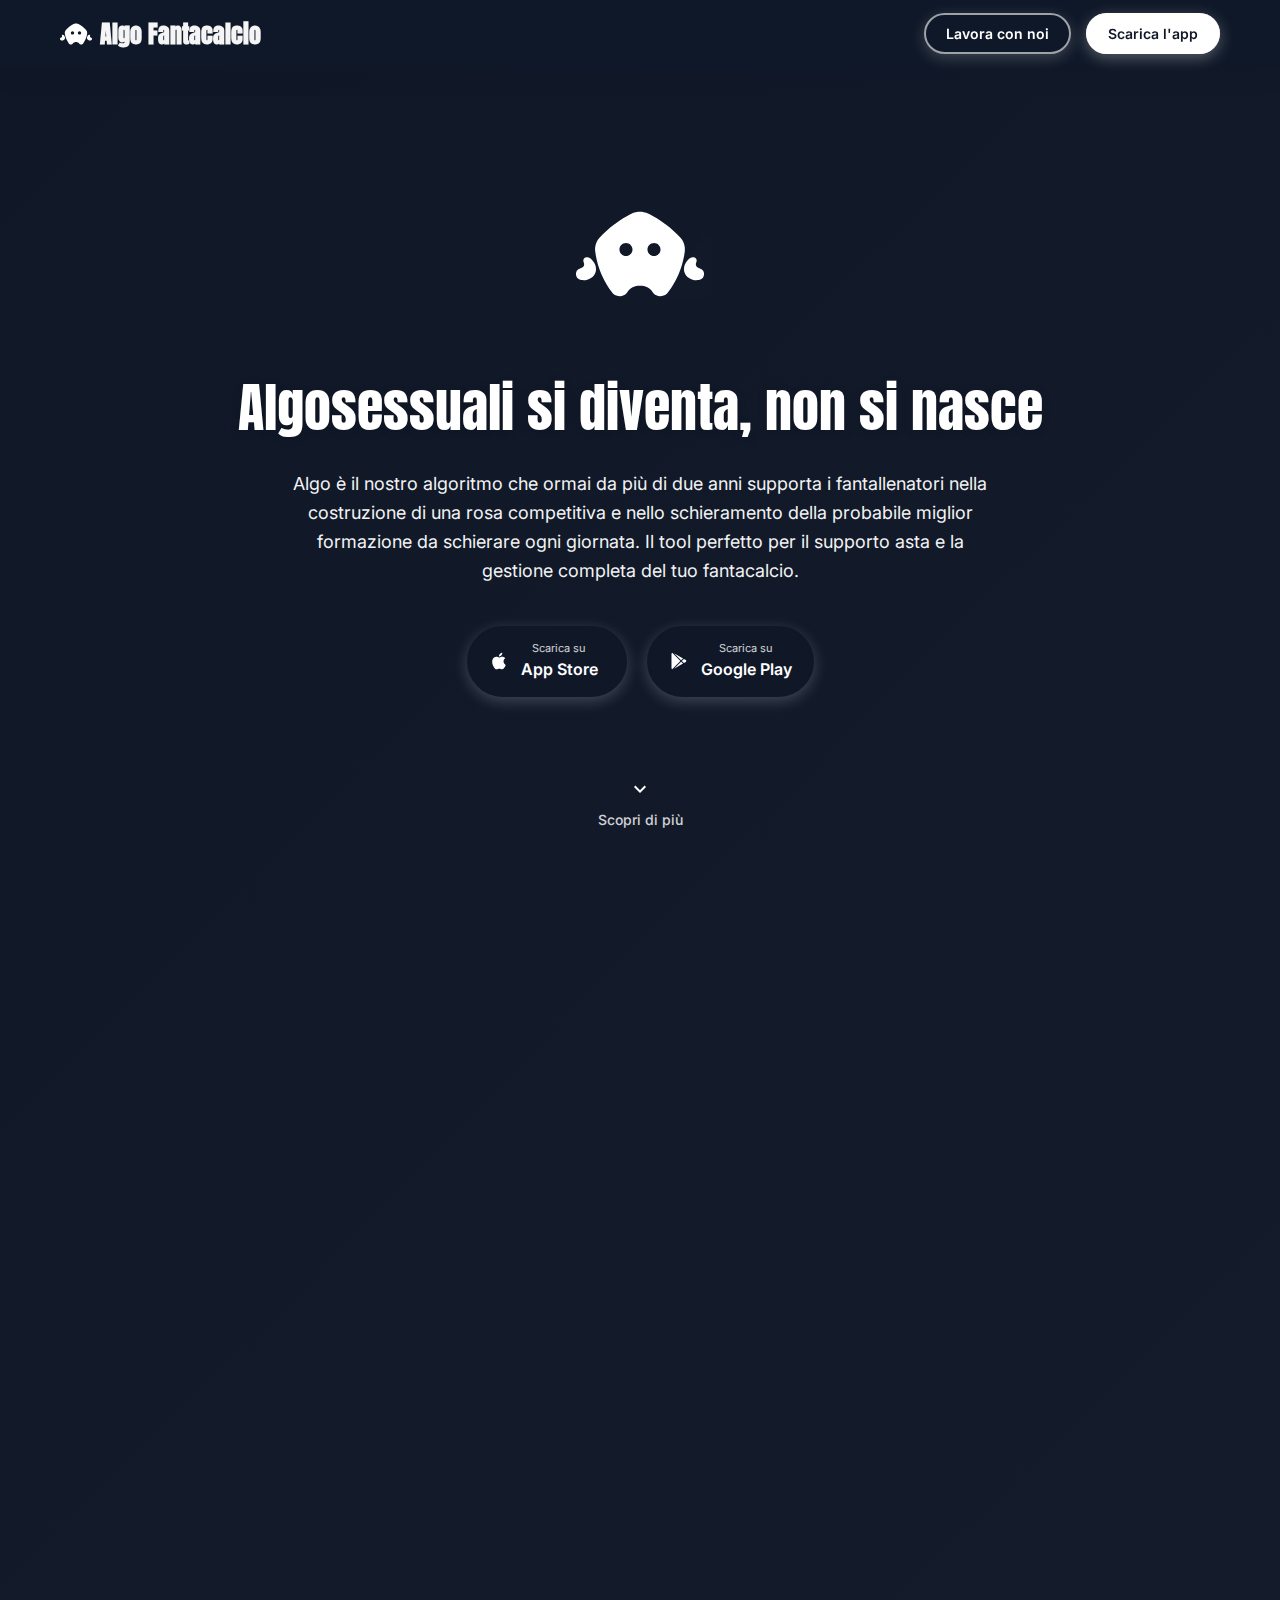
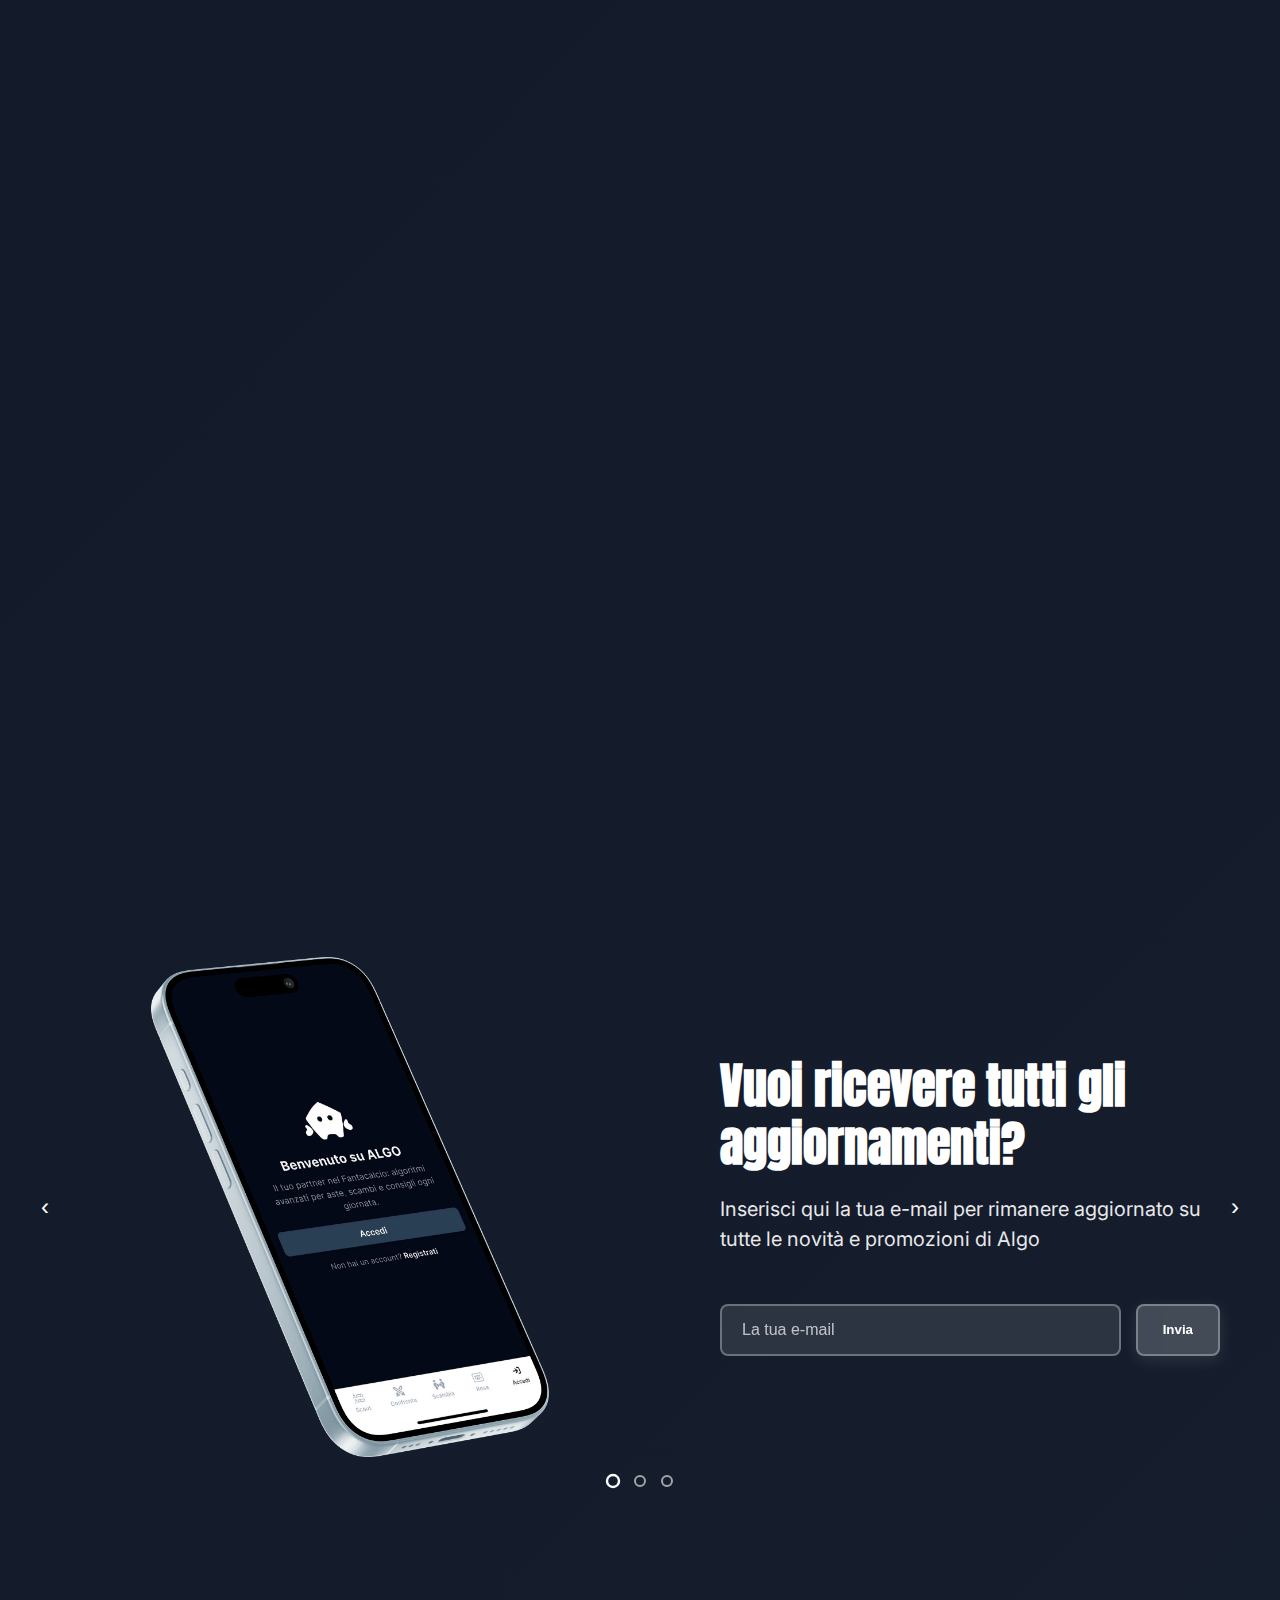
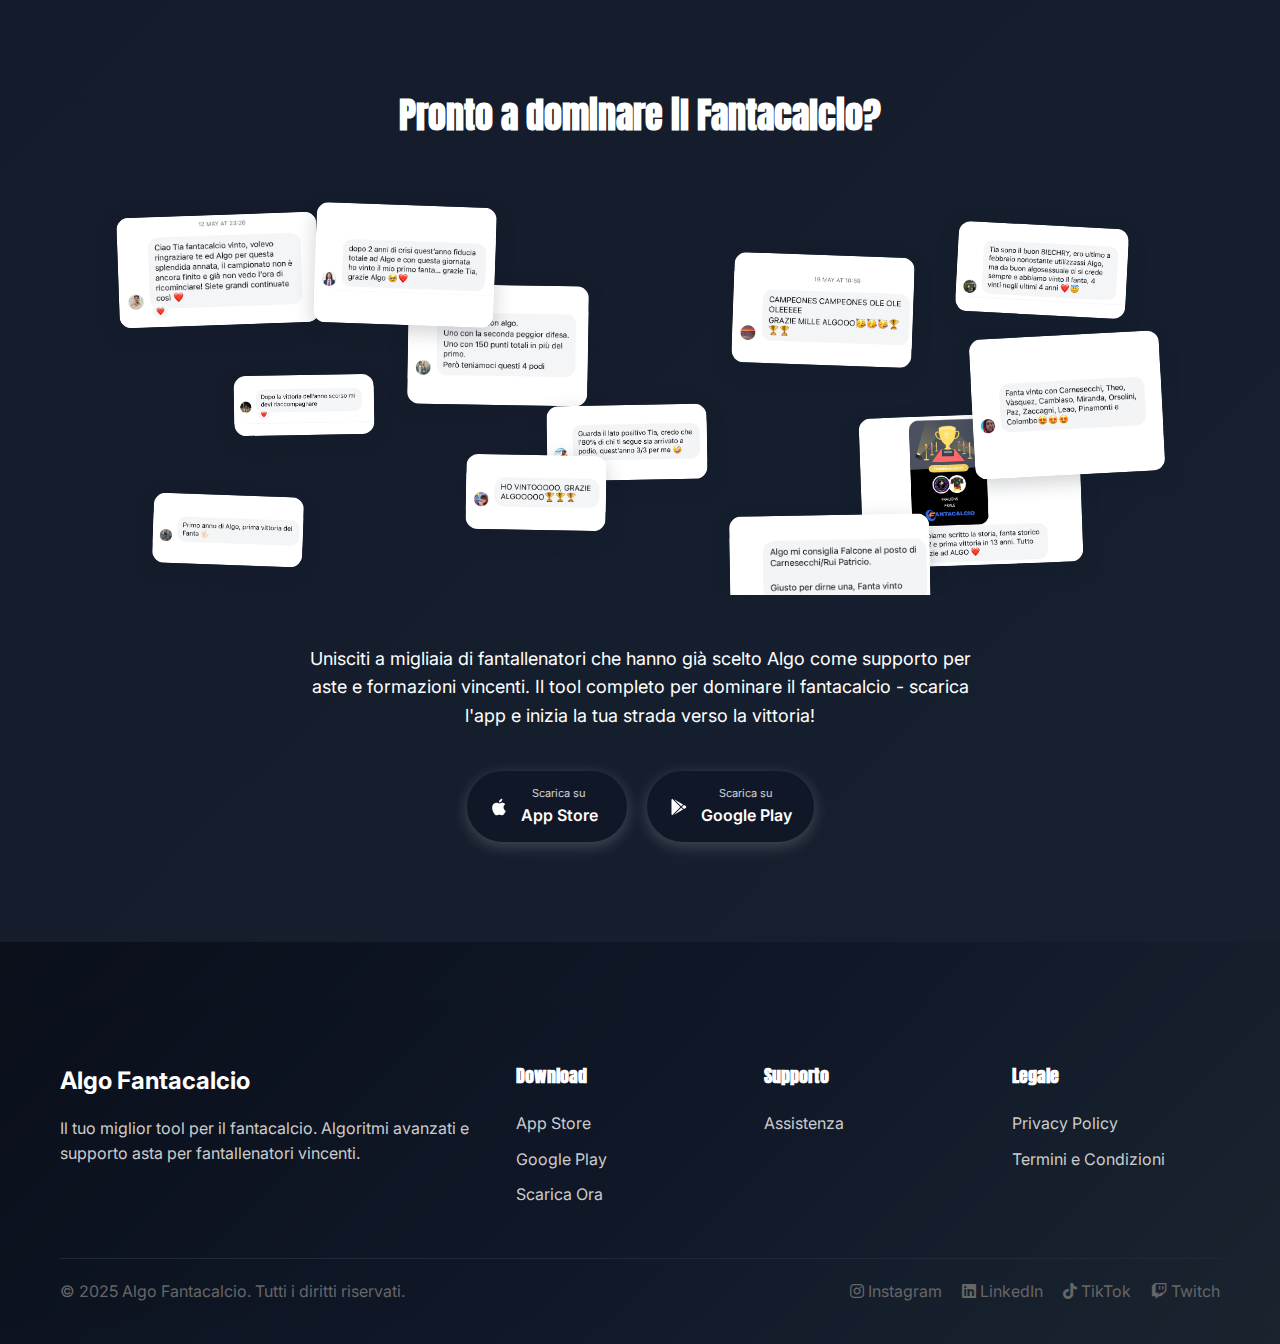
<file: index.html>
<!DOCTYPE html>
<html lang="it">
<head>
    <script async src="https://www.googletagmanager.com/gtag/js?id=G-YLG0SQRL7D"></script>
    <script>
    window.dataLayer = window.dataLayer || [];
    function gtag(){dataLayer.push(arguments);}
    gtag('js', new Date());

    gtag('config', 'G-YLG0SQRL7D');
    </script>
    <meta charset="UTF-8">
    <meta name="viewport" content="width=device-width, initial-scale=1.0">
    
    <title>Algo Fantacalcio - Tool e Supporto Asta con Algoritmo Avanzato</title>
    <meta name="description" content="Il miglior tool per l'asta fantacalcio con algoritmo avanzato. Supporto completo per asta, scout giocatori, formazioni vincenti e consigli strategici.">
    
    <meta property="og:title" content="Algo Fantacalcio - App per Fantacalcio">
    <meta property="og:description" content="Costruisci la rosa perfetta e domina le tue leghe con l'algoritmo più avanzato per il fantacalcio.">
    <meta property="og:image" content="https://algofantacalcio.it/loghi/Pittogramma-Bianco.svg">
    <meta property="og:url" content="https://algofantacalcio.it">
    <meta property="og:type" content="website">
    
    <link rel="icon" type="image/svg+xml" href="./loghi/Pittogramma-Blu.svg">
    <link rel="alternate icon" href="./favicon.ico">
    
    <link rel="stylesheet" href="style.css">
    <link rel="stylesheet" href="https://cdnjs.cloudflare.com/ajax/libs/font-awesome/6.5.0/css/all.min.css">
    <link rel="preconnect" href="https://fonts.googleapis.com">
    <link rel="preconnect" href="https://fonts.gstatic.com" crossorigin>
    <link href="https://fonts.googleapis.com/css2?family=Anton&family=Inter:wght@100..900&display=swap" rel="stylesheet">

    <script type="application/ld+json">

    {
        "@context": "https://schema.org",
        "@type": "SoftwareApplication",
        "name": "Algo Fantacalcio",
        "description": "App con algoritmo avanzato per il fantacalcio",
        "operatingSystem": ["iOS", "Android"],
        "applicationCategory": "SportsApplication",
        "publisher": {
            "@type": "Organization",
            "name": "Amia S.r.l."
        }
    }
    </script>
</head>
<body>
    <!-- Header -->
    <header>
        <div class="container">
            <div class="header-content">
                <a href="#" class="logo">
                    <img src="./loghi/Pittogramma-Bianco.svg" width="32" height="32" alt="Logo Algo Fantacalcio">
                    <span class="logo-text">Algo Fantacalcio</span>
                </a>
                <nav>
                    <ul>
                        <li><a href="https://www.amia.technology/careers/" class="work-button">Lavora con noi</a></li>
                        <li><a href="#download" class="cta-button">Scarica l'app</a></li>
                    </ul>
                </nav>
            </div>
        </div>
    </header>

<!-- Hero Section -->
<section class="hero">
    <div class="container">
        <div class="hero-content">
            <div class="hero-icon">
                <span class="soccer-ball">
                    <img class="logoAlgo" src="./loghi/Pittogramma-Bianco.svg" alt="Logo Algo Fantacalcio" width="128" height="128">
                </span>
            </div>
            <h1>Algosessuali si diventa, non si nasce</h1>
            <p>Algo è il nostro algoritmo che ormai da più di due anni supporta i fantallenatori nella costruzione di una rosa competitiva e nello schieramento della probabile miglior formazione da schierare ogni giornata. Il tool perfetto per il supporto asta e la gestione completa del tuo fantacalcio.</p>
            
            <div class="hero-buttons">
                <a href="https://apps.apple.com/app/algo-fantacalcio/id6557064118" class="download-btn ios">
                    <svg width="20" height="20" viewBox="0 0 24 24" fill="currentColor">
                        <path d="M18.71 19.5c-.83 1.24-1.71 2.45-3.05 2.47-1.34.03-1.77-.79-3.29-.79-1.53 0-2 .77-3.27.82-1.31.05-2.3-1.32-3.14-2.53C4.25 17 2.94 12.45 4.7 9.39c.87-1.52 2.43-2.48 4.12-2.51 1.28-.02 2.5.87 3.29.87.78 0 2.26-1.07 3.81-.91.65.03 2.47.26 3.64 1.98-.09.06-2.17 1.28-2.15 3.81.03 3.02 2.65 4.03 2.68 4.04-.03.07-.42 1.44-1.38 2.83M13 3.5c.73-.83 1.94-1.46 2.94-1.5.13 1.17-.34 2.35-1.04 3.19-.69.85-1.83 1.51-2.95 1.42-.15-1.15.41-2.35 1.05-3.11z"/>
                    </svg>
                    <div class="btn-text">
                        <small>Scarica su</small>
                        <strong>App Store</strong>
                    </div>
                </a>
                <a href="https://play.google.com/store/apps/details?id=com.algo_mobile&pli=1" class="download-btn android">
                    <svg width="20" height="20" viewBox="0 0 24 24" fill="currentColor">
                        <path d="M3,20.5V3.5C3,2.91 3.34,2.39 3.84,2.15L13.69,12L3.84,21.85C3.34,21.61 3,21.09 3,20.5M16.81,15.12L6.05,21.34L14.54,12.85L16.81,15.12M20.16,10.81C20.5,11.08 20.75,11.5 20.75,12C20.75,12.5 20.53,12.9 20.18,13.18L17.89,14.5L15.39,12L17.89,9.5L20.16,10.81M6.05,2.66L16.81,8.88L14.54,11.15L6.05,2.66Z"/>
                    </svg>
                    <div class="btn-text">
                        <small>Scarica su</small>
                        <strong>Google Play</strong>
                    </div>
                </a>
            </div>
        </div>
        
        <!-- Freccia scroll nel flusso normale -->
        <div class="scroll-arrow" onclick="scrollToFeatures()">
            <svg class="scroll-arrow-icon" viewBox="0 0 24 24" fill="currentColor">
                <path d="M7.41 8.58L12 13.17l4.59-4.59L18 10l-6 6-6-6 1.41-1.42z"/>
            </svg>
            <span class="scroll-arrow-text">Scopri di più</span>
        </div>
    </div>
</section>

    <!-- Features Section -->
    <section class="features-section">
        <div class="features-container">
            <div class="features-row">
                <div class="feature-card gradient-bg">
                    <div class="feature-content">
                        <h2>Tool Scout per l'Asta</h2>
                        <p>Costruisci la miglior rosa con i dati avanzati della nostra modalità Scout - il supporto asta che ti serve</p>
                    </div>
                    <div class="feature-image">
                        <img src="./features_assets/Scout.png" alt="Screenshot modalità Scout per costruire la rosa fantacalcio" loading="lazy">
                    </div>
                </div>
                <div class="feature-card white-bg">
                    <div class="feature-content">
                        <h2>Algoritmo Formazioni</h2>
                        <p>Domina ogni settimana schierando la probabile miglior formazione secondo il nostro algoritmo avanzato</p>
                    </div>
                    <div class="feature-image">
                        <img src="./features_assets/Formazione.png" alt="Screenshot formazione fantacalcio suggerita dall'algoritmo" loading="lazy">
                    </div>
                </div>
            </div>
            <div class="features-row">
                <div class="feature-card white-bg">
                    <div class="feature-content">
                        <h2>Confronta e Decidi</h2>
                        <p>Tool di confronto giocatori per risolvere tutti i tuoi ballottaggi con dati precisi</p>
                    </div>
                    <div class="feature-image">
                        <img src="./features_assets/Confronta.png" alt="Screenshot confronto giocatori fantacalcio" loading="lazy">
                    </div>
                </div>
                <div class="feature-card gradient-bg">
                    <div class="feature-content">
                        <h2>Valutatore Scambi</h2>
                        <p>Supporto algoritmo per migliorare la tua rosa con scambi strategici e consigli avanzati</p>
                    </div>
                    <div class="feature-image">
                        <img src="./features_assets/Scambi.png" alt="Screenshot valutatore scambi fantacalcio" loading="lazy">
                    </div>
                </div>
            </div>
        </div>
    </section>

    <!-- Carousel Section -->
    <section class="carousel-section">
        <div class="carousel-container">
            <div class="carousel-slides">
                <div class="carousel-slide active">
                    <div class="slide-image">
                        <img src="./carosuel_assets/Login.png" alt="Schermata newsletter Algo Fantacalcio" loading="lazy">
                    </div>
                    <div class="slide-content">
                        <h1>Vuoi ricevere tutti gli aggiornamenti?</h1>
                        <p>Inserisci qui la tua e-mail per rimanere aggiornato su tutte le novità e promozioni di Algo</p>
                        <form class="newsletter-form">
                            <div class="input-group">
                                <input type="email" placeholder="La tua e-mail" required>
                                <button type="submit">Invia</button>
                            </div>
                        </form>
                    </div>
                </div>
                <div class="carousel-slide">
                    <div class="slide-image">
                        <img src="./carosuel_assets/TwitchScreen.png" alt="Promo Twitch Prime per Algo Fantacalcio" loading="lazy">
                    </div>
                    <div class="slide-content">
                        <h1>Prova la versione Premium, Gratuitamente</h1>
                        <p>Grazie all'abbonamento a Twitch Prime puoi abbonarti gratuitamente al canale FantatiaTv, per ricevere in-app gemme dal valore di due settimane!</p>
                        <a href="https://youtu.be/fBp4_RhvVaI?si=X0thJHj1Cu_7JoKA" class="btn-twitch">Scopri come!</a>
                    </div>
                </div>
                <div class="carousel-slide">
                    <div class="slide-image">
                        <img src="./carosuel_assets/Girone di ritorno.png" alt="Abbonamento girone di ritorno Algo Fantacalcio" loading="lazy">
                    </div>
                    <div class="slide-content slide-end">
                        <h1>L'abbonamento per il girone di ritorno è disponibile!</h1>
                        <p>Prova algo a un prezzo ridotto fino a fine stagione e domina la parte finale del fantacalcio 2024/2025 #algosessuali</p>
                    <div class="download-buttons">
                        <a href="https://apps.apple.com/app/apple-store/id6557064118?pt=127193764&ct=applewebv2&mt=8" class="download-btn">
                            <svg width="16" height="16" viewBox="0 0 24 24" fill="currentColor">
                                <path d="M18.71 19.5c-.83 1.24-1.71 2.45-3.05 2.47-1.34.03-1.77-.79-3.29-.79-1.53 0-2 .77-3.27.82-1.31.05-2.3-1.32-3.14-2.53C4.25 17 2.94 12.45 4.7 9.39c.87-1.52 2.43-2.48 4.12-2.51 1.28-.02 2.5.87 3.29.87.78 0 2.26-1.07 3.81-.91.65.03 2.47.26 3.64 1.98-.09.06-2.17 1.28-2.15 3.81.03 3.02 2.65 4.03 2.68 4.04-.03.07-.42 1.44-1.38 2.83M13 3.5c.73-.83 1.94-1.46 2.94-1.5.13 1.17-.34 2.35-1.04 3.19-.69.85-1.83 1.51-2.95 1.42-.15-1.15.41-2.35 1.05-3.11z"/>
                            </svg> 
                            App Store
                        </a>
                        <a href="https://play.google.com/store/apps/details?id=com.algo_mobile&referrer=utm_source=website&utm_medium=cta&utm_campaign=sito_algofantacalcio" class="download-btn android">
                            <svg width="16" height="16" viewBox="0 0 24 24" fill="currentColor">
                                <path d="M3,20.5V3.5C3,2.91 3.34,2.39 3.84,2.15L13.69,12L3.84,21.85C3.34,21.61 3,21.09 3,20.5M16.81,15.12L6.05,21.34L14.54,12.85L16.81,15.12M20.16,10.81C20.5,11.08 20.75,11.5 20.75,12C20.75,12.5 20.53,12.9 20.18,13.18L17.89,14.5L15.39,12L17.89,9.5L20.16,10.81M6.05,2.66L16.81,8.88L14.54,11.15L6.05,2.66Z"/>
                            </svg> 
                            Google Play
                        </a>
                    </div>
                    </div>
                </div>
            </div>
            <div class="carousel-indicators">
                <button class="active" data-slide="0"></button>
                <button data-slide="1"></button>
                <button data-slide="2"></button>
            </div>
            <button class="carousel-control prev">‹</button>
            <button class="carousel-control next">›</button>
        </div>
    </section>

    <!-- Testimonials -->
    <section class="testimonials">
        <div class="container">
            <h2>Pronto a dominare il Fantacalcio?</h2>
            
            <!-- Screenshots Collage -->
            <div class="screenshots-collage">
                <div class="screenshot-item screenshot-1">
                    <img src="./screenshots/Screenshot1.jpeg" alt="Testimonial utente - vittoria fantacalcio" loading="lazy">
                </div>
                <div class="screenshot-item screenshot-2">
                    <img src="./screenshots/Screenshot2.jpeg" alt="Testimonial utente - 4 vittorie in 4 anni con Algo" loading="lazy">
                </div>
                <div class="screenshot-item screenshot-3">
                    <img src="./screenshots/Screenshot3.jpeg" alt="Testimonial utente - riaccampagnare dopo vittoria" loading="lazy">
                </div>
                <div class="screenshot-item screenshot-4">
                    <img src="./screenshots/Screenshot4.jpeg" alt="Testimonial utente - 4 podi su 5 con Algo" loading="lazy">
                </div>
                <div class="screenshot-item screenshot-5">
                    <img src="./screenshots/Screenshot5.jpeg" alt="Testimonial utente - prima vittoria fanta storico" loading="lazy">
                </div>
                <div class="screenshot-item screenshot-6">
                    <img src="./screenshots/Screenshot6.jpeg" alt="Testimonial utente - primo anno Algo prima vittoria" loading="lazy">
                </div>
                <div class="screenshot-item screenshot-7">
                    <img src="./screenshots/Screenshot7.jpeg" alt="Testimonial utente - 80% arrivato a podio" loading="lazy">
                </div>
                <div class="screenshot-item screenshot-8">
                    <img src="./screenshots/Screenshot8.jpeg" alt="Testimonial utente - campeones grazie Algo" loading="lazy">
                </div>
                <div class="screenshot-item screenshot-9">
                    <img src="./screenshots/Screenshot9.jpeg" alt="Testimonial utente - fanta vinto con rosa Algo" loading="lazy">
                </div>
                <div class="screenshot-item screenshot-10">
                    <img src="./screenshots/Screenshot10.jpeg" alt="Testimonial utente - ho vinto grazie Algo" loading="lazy">
                </div>
                <div class="screenshot-item screenshot-11">
                    <img src="./screenshots/Screenshot11.jpeg" alt="Testimonial utente - consigli Algo Falcone" loading="lazy">
                </div>
                <div class="screenshot-item screenshot-12">
                    <img src="./screenshots/Screenshot12.jpeg" alt="Testimonial utente - primo fanta vinto grazie Algo" loading="lazy">
                </div>
            </div>

            <!-- Final CTA -->
            <div class="final-cta-content">
                <p>Unisciti a migliaia di fantallenatori che hanno già scelto Algo come supporto per aste e formazioni vincenti. Il tool completo per dominare il fantacalcio - scarica l'app e inizia la tua strada verso la vittoria!</p>
                <div class="cta-buttons">
                    <a href="https://apps.apple.com/app/apple-store/id6557064118?pt=127193764&ct=applewebv2&mt=8" class="download-btn ios">
                        <svg width="20" height="20" viewBox="0 0 24 24" fill="currentColor">
                            <path d="M18.71 19.5c-.83 1.24-1.71 2.45-3.05 2.47-1.34.03-1.77-.79-3.29-.79-1.53 0-2 .77-3.27.82-1.31.05-2.3-1.32-3.14-2.53C4.25 17 2.94 12.45 4.7 9.39c.87-1.52 2.43-2.48 4.12-2.51 1.28-.02 2.5.87 3.29.87.78 0 2.26-1.07 3.81-.91.65.03 2.47.26 3.64 1.98-.09.06-2.17 1.28-2.15 3.81.03 3.02 2.65 4.03 2.68 4.04-.03.07-.42 1.44-1.38 2.83M13 3.5c.73-.83 1.94-1.46 2.94-1.5.13 1.17-.34 2.35-1.04 3.19-.69.85-1.83 1.51-2.95 1.42-.15-1.15.41-2.35 1.05-3.11z"/>
                        </svg>
                        <div class="btn-text">
                            <small>Scarica su</small>
                            <strong>App Store</strong>
                        </div>
                    </a>
                    <a href="https://play.google.com/store/apps/details?id=com.algo_mobile&referrer=utm_source=website&utm_medium=cta&utm_campaign=sito_algofantacalcio" class="download-btn android">
                        <svg width="20" height="20" viewBox="0 0 24 24" fill="currentColor">
                            <path d="M3,20.5V3.5C3,2.91 3.34,2.39 3.84,2.15L13.69,12L3.84,21.85C3.34,21.61 3,21.09 3,20.5M16.81,15.12L6.05,21.34L14.54,12.85L16.81,15.12M20.16,10.81C20.5,11.08 20.75,11.5 20.75,12C20.75,12.5 20.53,12.9 20.18,13.18L17.89,14.5L15.39,12L17.89,9.5L20.16,10.81M6.05,2.66L16.81,8.88L14.54,11.15L6.05,2.66Z"/>
                        </svg>
                        <div class="btn-text">
                            <small>Scarica su</small>
                            <strong>Google Play</strong>
                        </div>
                    </a>
                </div>
            </div>
        </div>
    </section>

    <!-- Footer -->
    <footer>
    <footer>
        <div class="container">
            <div class="footer-content">
                <div class="footer-section">
                    <div class="footer-logo">Algo Fantacalcio</div>
                    <p>Il tuo miglior tool per il fantacalcio. Algoritmi avanzati e supporto asta per fantallenatori vincenti.</p>
                </div>
                <div class="footer-section">
                    <h4>Download</h4>
                    <ul>
                        <li><a href="https://apps.apple.com/app/apple-store/id6557064118?pt=127193764&ct=applewebv2&mt=8">App Store</a></li>
                        <li><a href="https://play.google.com/store/apps/details?id=com.algo_mobile&referrer=utm_source=website&utm_medium=cta&utm_campaign=sito_algofantacalcio">Google Play</a></li>
                        <li><a href="#download">Scarica Ora</a></li>
                    </ul>
                </div>
                <div class="footer-section">
                    <h4>Supporto</h4>
                    <ul>
                        <li><a href="mailto:supporto@algofantacalcio.it">Assistenza</a></li>
                    </ul>
                </div>
                <div class="footer-section">
                    <h4>Legale</h4>
                    <ul>
                        <li><a href="./privacy policy.html">Privacy Policy</a></li>
                        <li><a href="./termini e condizioni.html">Termini e Condizioni</a></li>
                    </ul>
                </div>
            </div>
            <div class="footer-bottom">
                <p>&copy; 2025 Algo Fantacalcio. Tutti i diritti riservati.</p>
                <div class="social-links">
                <a href="https://www.instagram.com/algo_fantacalcio" target="_blank" rel="noopener" class="social-link" data-social="instagram">
                    <i class="fab fa-instagram"></i> Instagram
                </a>
                <a href="https://www.linkedin.com/company/algofantacalcio/" target="_blank" rel="noopener" class="social-link" data-social="linkedin">
                    <i class="fab fa-linkedin"></i> LinkedIn
                </a>
                <a href="https://www.tiktok.com/@algo.fantacalcio" target="_blank" rel="noopener" class="social-link" data-social="tiktok">
                    <i class="fab fa-tiktok"></i> TikTok
                </a>
                <a href="https://www.twitch.tv/fantatiatv" target="_blank" rel="noopener" class="social-link" data-social="twitch">
                    <i class="fab fa-twitch"></i> Twitch
                </a>
                </div>
            </div>
        </div>
    </footer>

    <script src="script.js"></script>
</body>
</html>
</file>
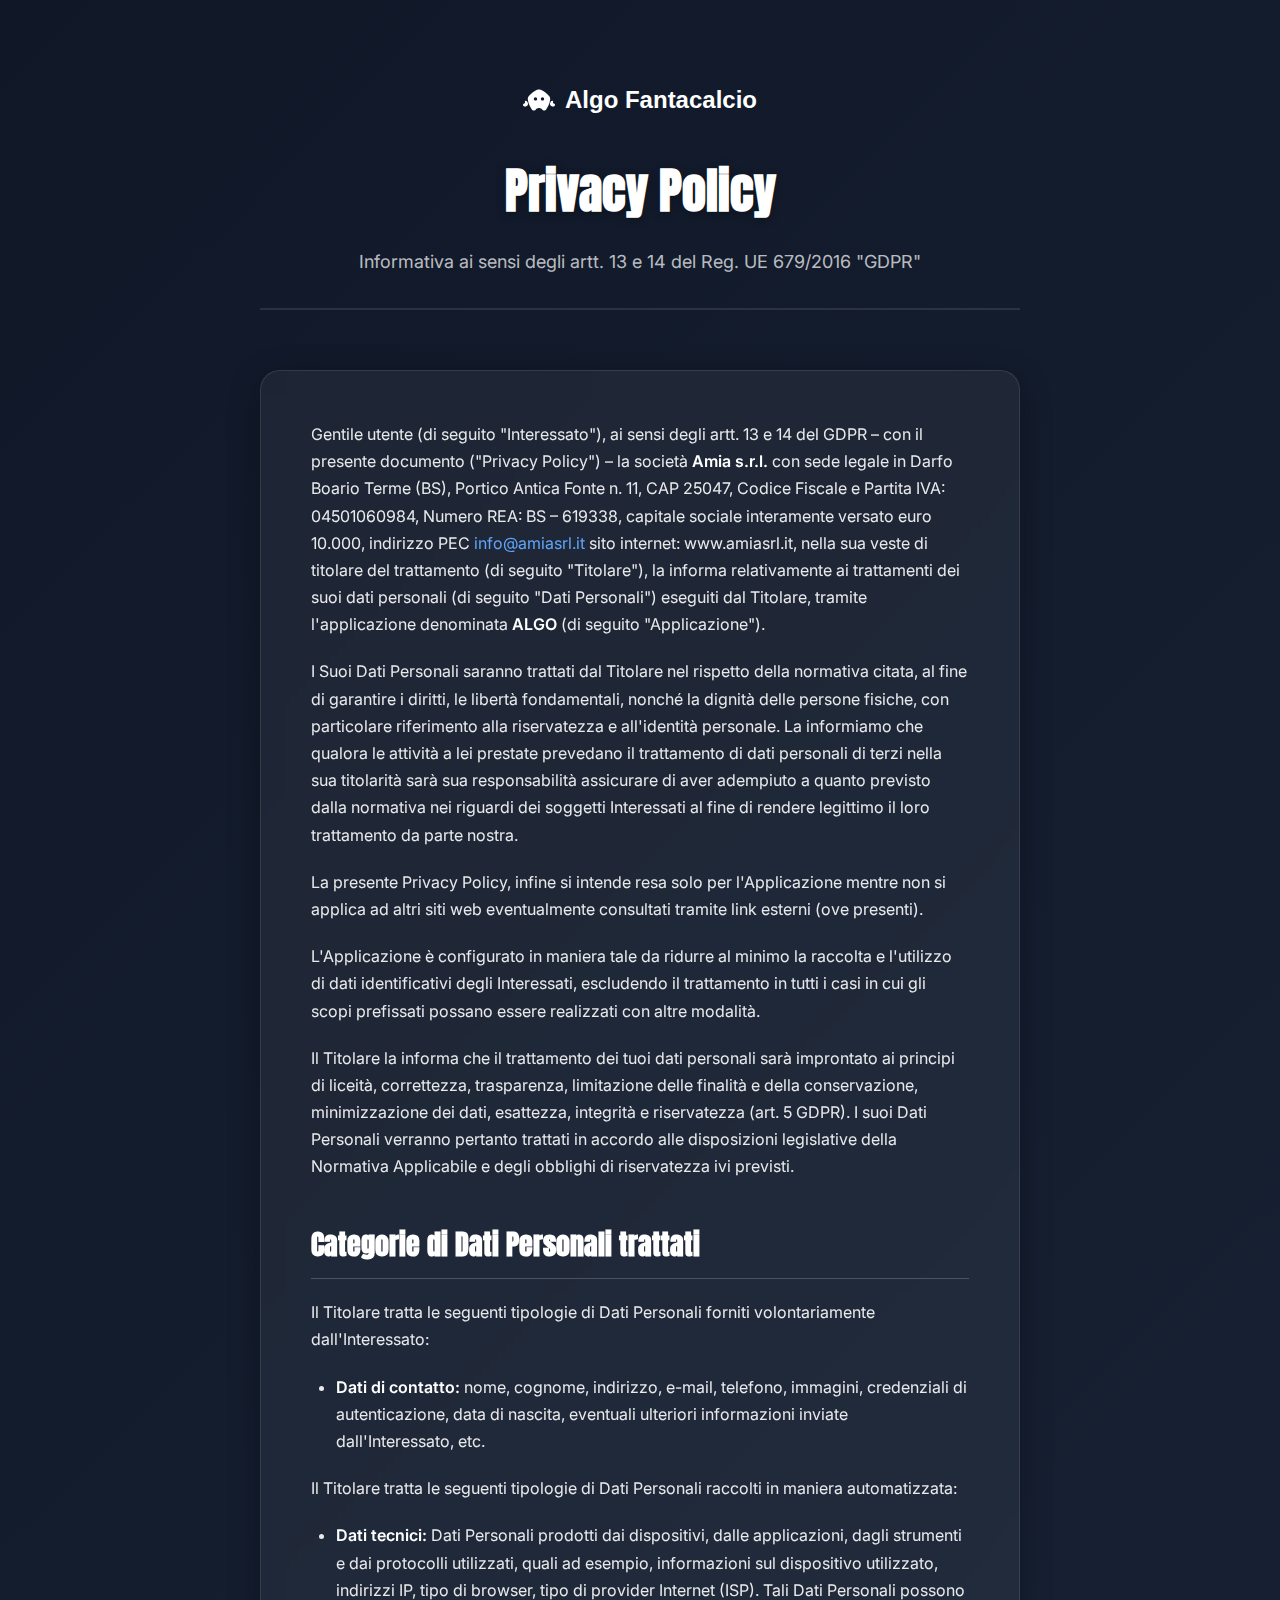
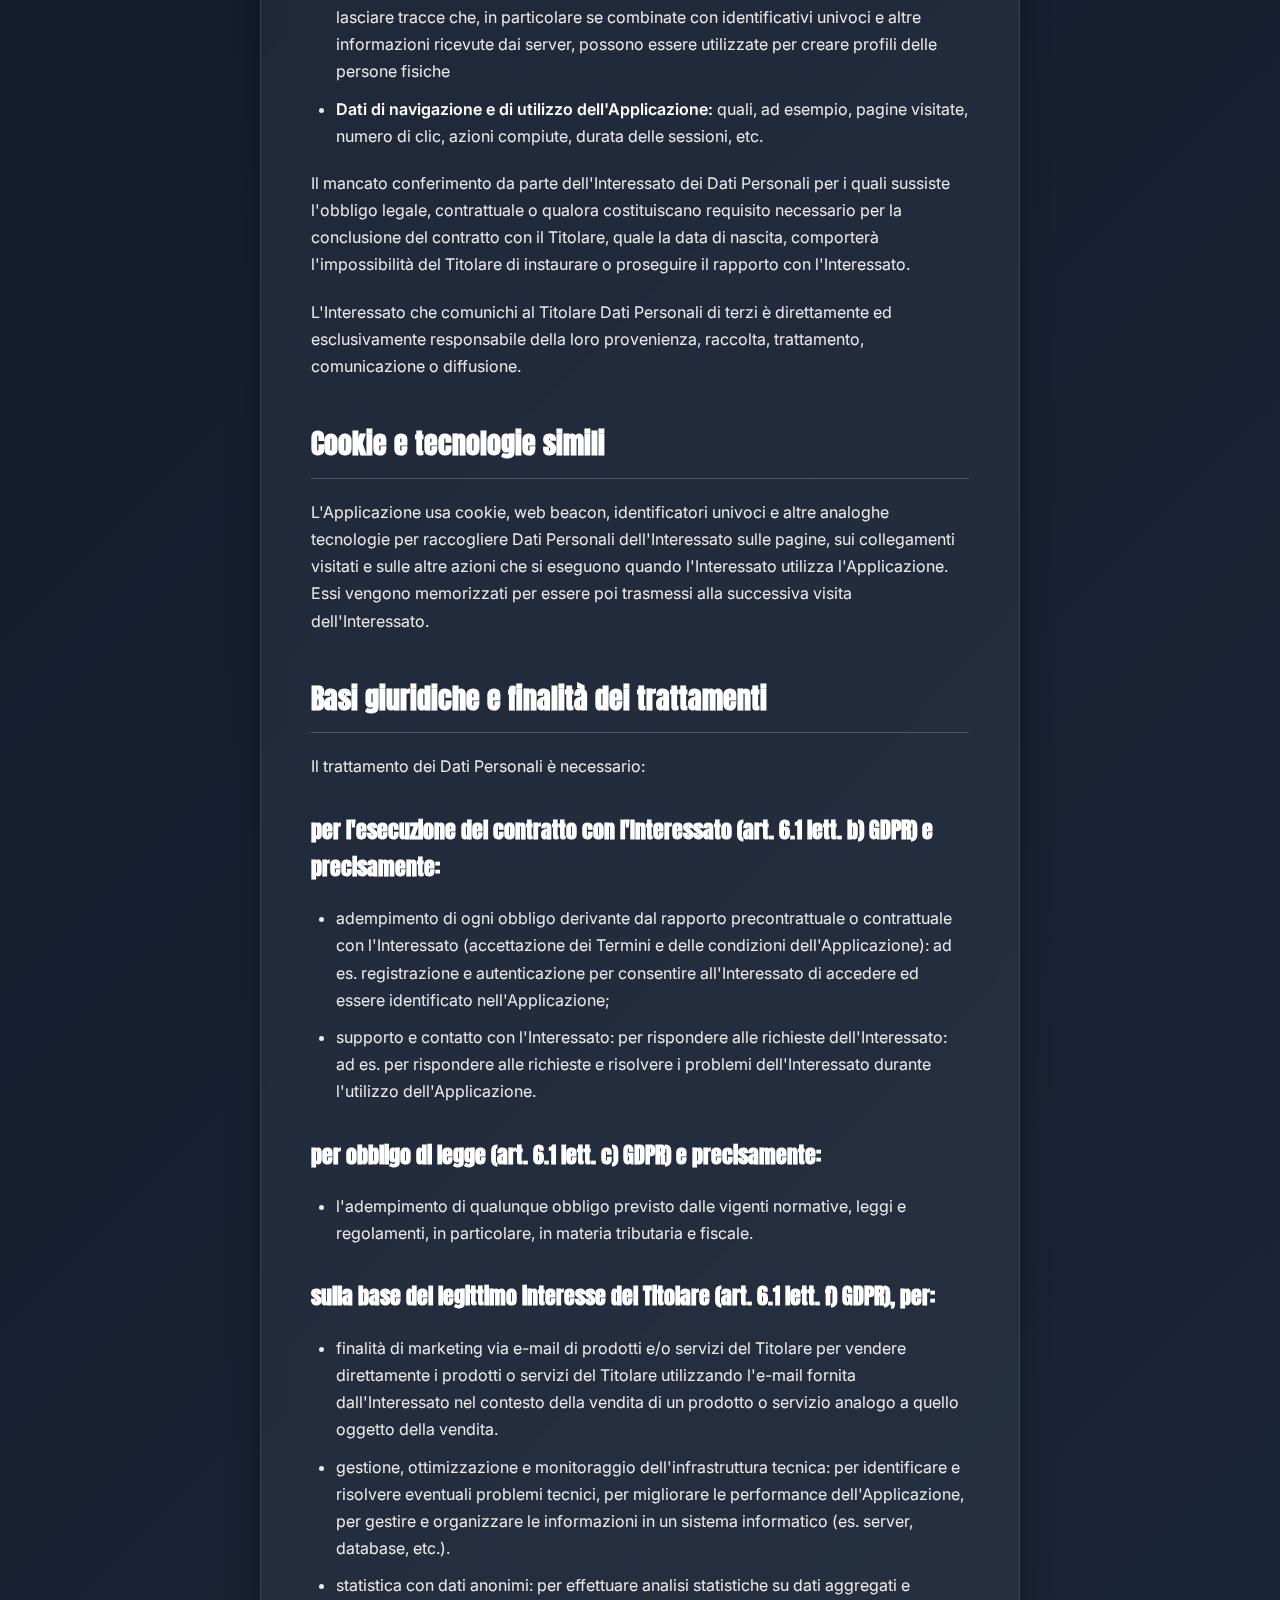
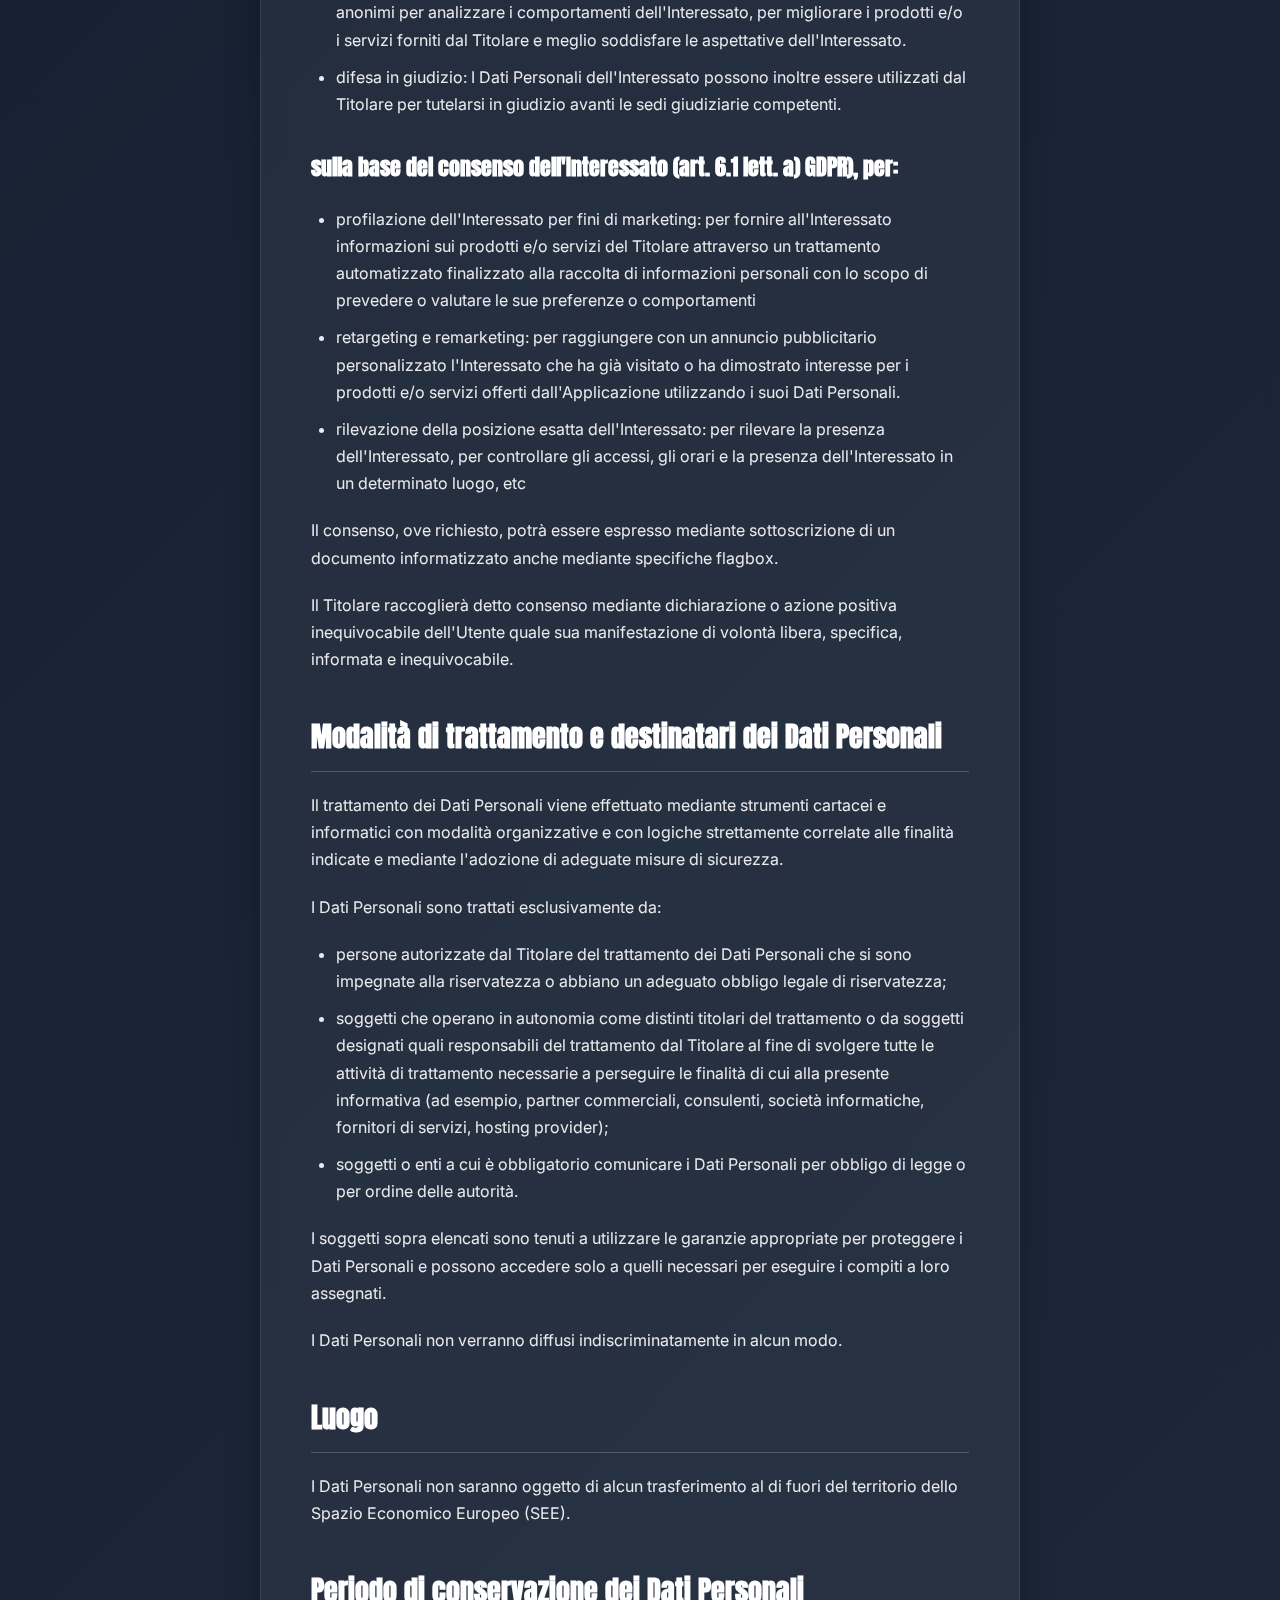
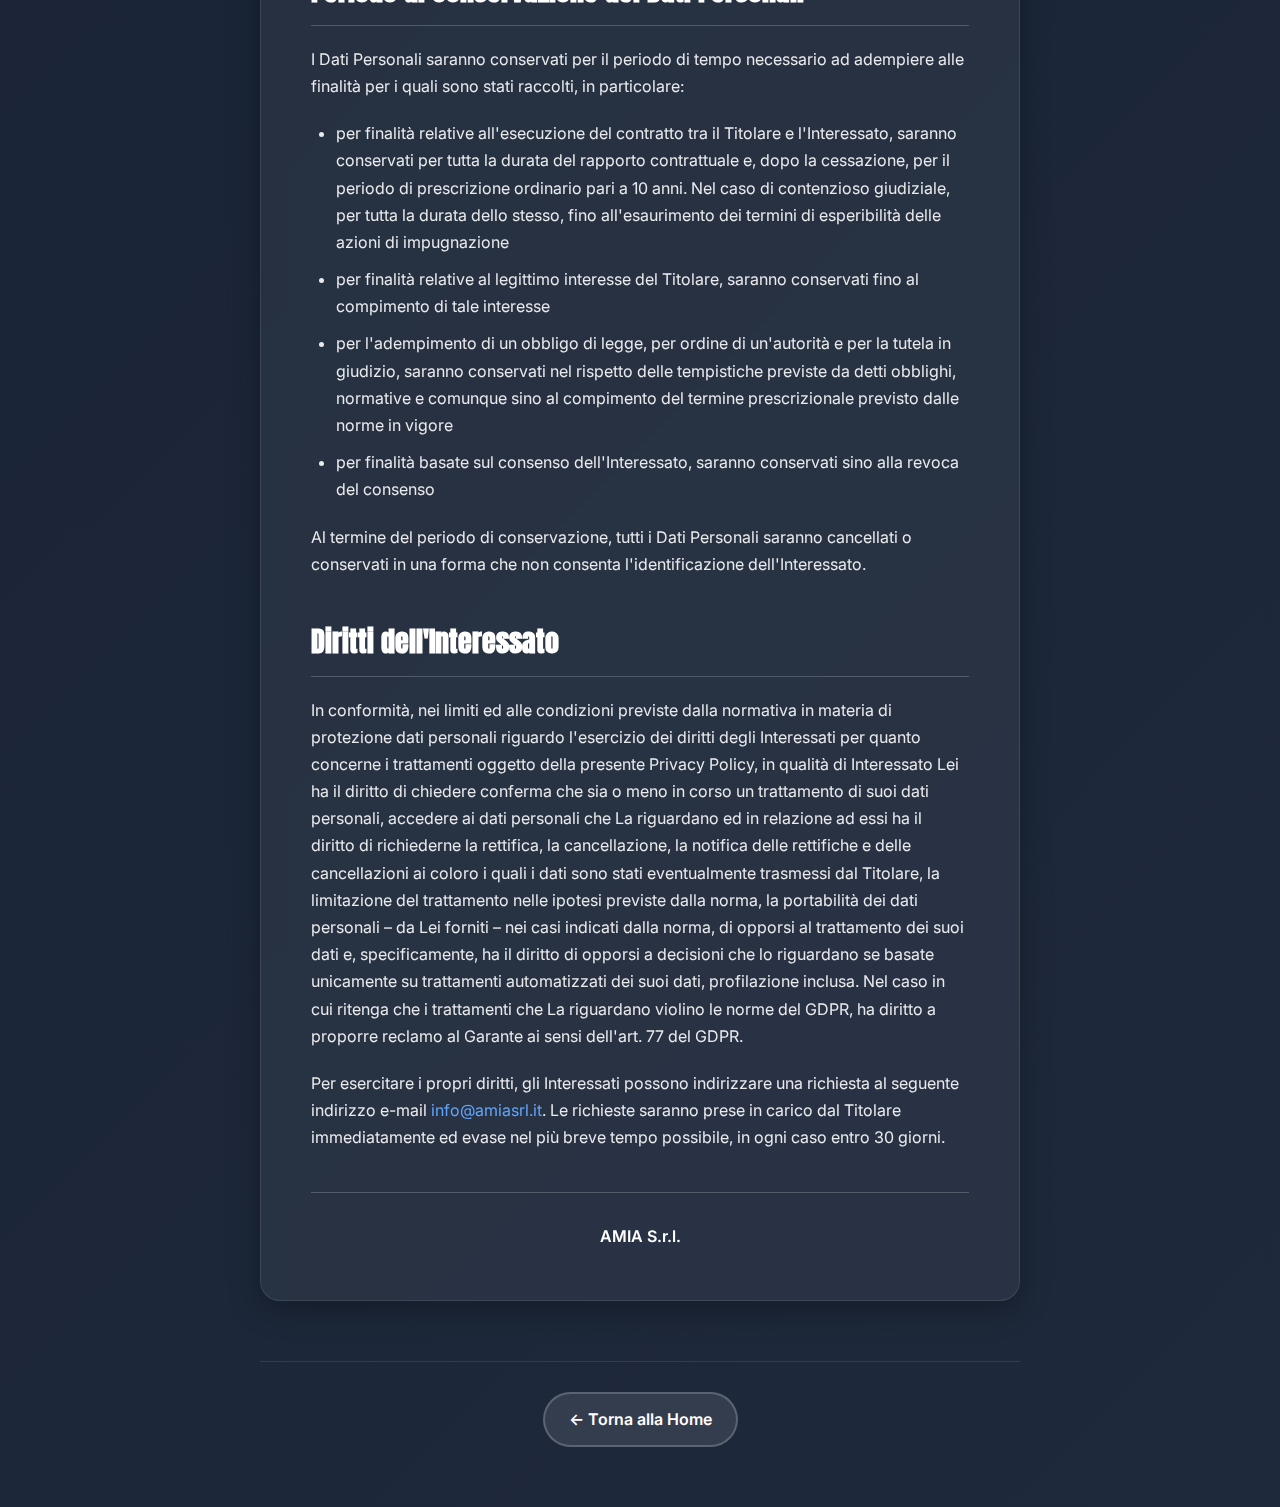
<file: privacy-policy.html>
<!DOCTYPE html>
<html lang="it">
<head>
    <script async src="https://www.googletagmanager.com/gtag/js?id=G-YLG0SQRL7D"></script>
    <script>
    window.dataLayer = window.dataLayer || [];
    function gtag(){dataLayer.push(arguments);}
    gtag('js', new Date());

    gtag('config', 'G-YLG0SQRL7D');
    </script>
    <meta charset="UTF-8">
    <meta name="viewport" content="width=device-width, initial-scale=1.0">
    <title>Privacy Policy - Algo Fantacalcio</title>
    <link rel="icon" type="image/svg+xml" href="./loghi/Pittogramma-Blu.svg">
    <link rel="alternate icon" href="./favicon.ico">
    <link rel="preconnect" href="https://fonts.googleapis.com">
    <link rel="preconnect" href="https://fonts.gstatic.com" crossorigin>
    <link href="https://fonts.googleapis.com/css2?family=Anton&family=Inter:wght@100..900&display=swap" rel="stylesheet">
    <style>
        * {
            margin: 0;
            padding: 0;
            box-sizing: border-box;
        }

        body {
            font-family: 'Inter', Arial, sans-serif;
            line-height: 1.7;
            color: white;
            background: linear-gradient(135deg, #101828 0%, #192335 50%, #1e293b 100%);
            min-height: 100vh;
        }

        /* TITOLI = MAGNO SANS TRIAL */
        h1, h2, h3, h4, h5, h6 {
            font-family: 'Anton', Arial, sans-serif;
        }

        .container {
            max-width: 800px;
            margin: 0 auto;
            padding: 80px 20px 60px;
        }

        /* Header semplice */
        .page-header {
            text-align: center;
            margin-bottom: 60px;
            padding-bottom: 30px;
            border-bottom: 2px solid rgba(255, 255, 255, 0.1);
        }

        .logo-link {
            display: inline-flex;
            align-items: center;
            gap: 10px;
            color: white;
            text-decoration: none;
            font-family: 'Magno Sans Trial', Arial, sans-serif;
            font-size: 24px;
            font-weight: bold;
            margin-bottom: 30px;
            transition: opacity 0.3s ease;
        }

        .logo-link:hover {
            opacity: 0.8;
        }

        .page-title {
            font-size: 48px;
            font-weight: 700;
            color: white;
            margin-bottom: 15px;
            text-shadow: 0 2px 10px rgba(0, 0, 0, 0.3);
        }

        .page-subtitle {
            font-size: 18px;
            opacity: 0.8;
            color: rgba(255, 255, 255, 0.9);
        }

        /* Content styling */
        .content {
            background: rgba(255, 255, 255, 0.05);
            backdrop-filter: blur(10px);
            border-radius: 20px;
            padding: 50px;
            border: 1px solid rgba(255, 255, 255, 0.1);
            box-shadow: 0 8px 32px rgba(0, 0, 0, 0.3);
        }

        .content h2 {
            font-size: 28px;
            font-weight: 700;
            color: white;
            margin: 40px 0 20px 0;
            padding-bottom: 10px;
            border-bottom: 1px solid rgba(255, 255, 255, 0.2);
        }

        .content h2:first-child {
            margin-top: 0;
        }

        .content h3 {
            font-size: 22px;
            font-weight: 600;
            color: white;
            margin: 30px 0 15px 0;
        }

        .content p {
            font-size: 16px;
            line-height: 1.7;
            margin-bottom: 20px;
            color: rgba(255, 255, 255, 0.9);
        }

        .content ul {
            margin: 20px 0;
            padding-left: 25px;
        }

        .content li {
            font-size: 16px;
            line-height: 1.7;
            margin-bottom: 10px;
            color: rgba(255, 255, 255, 0.9);
        }

        .content a {
            color: #60a5fa;
            text-decoration: none;
            transition: color 0.3s ease;
        }

        .content a:hover {
            color: #93c5fd;
            text-decoration: underline;
        }

        .content strong {
            color: white;
            font-weight: 600;
        }

        .company-info {
            background: rgba(255, 255, 255, 0.08);
            padding: 20px;
            border-radius: 12px;
            margin: 20px 0;
            border-left: 4px solid #60a5fa;
        }

        .page-footer {
            text-align: center;
            margin-top: 60px;
            padding-top: 30px;
            border-top: 1px solid rgba(255, 255, 255, 0.1);
        }

        .back-link {
            display: inline-flex;
            align-items: center;
            gap: 8px;
            background: rgba(255, 255, 255, 0.1);
            color: white;
            padding: 12px 24px;
            border-radius: 50px;
            text-decoration: none;
            font-weight: 600;
            transition: all 0.3s ease;
            border: 2px solid rgba(255, 255, 255, 0.2);
        }

        .back-link:hover {
            background: rgba(255, 255, 255, 0.2);
            border-color: rgba(255, 255, 255, 0.4);
            transform: translateY(-2px);
        }

        @media (max-width: 768px) {
            .container {
                padding: 60px 15px 40px;
            }

            .page-title {
                font-size: 36px;
            }

            .page-subtitle {
                font-size: 16px;
            }

            .content {
                padding: 30px 25px;
            }

            .content h2 {
                font-size: 24px;
            }

            .content h3 {
                font-size: 20px;
            }

            .content p,
            .content li {
                font-size: 15px;
            }
        }

        @media (max-width: 480px) {
            .container {
                padding: 40px 10px 30px;
            }

            .page-title {
                font-size: 28px;
            }

            .content {
                padding: 25px 20px;
            }

            .content h2 {
                font-size: 22px;
            }

            .content h3 {
                font-size: 18px;
            }
        }
    </style>
<body>
    <div class="container">
        <!-- Header -->
        <div class="page-header">
            <a href="index.html" class="logo-link">
                <img src="./loghi/Pittogramma-Bianco.svg" width="32px" height="32px" alt="Algo Fantacalcio">
                Algo Fantacalcio
            </a>
            <h1 class="page-title">Privacy Policy</h1>
            <p class="page-subtitle">Informativa ai sensi degli artt. 13 e 14 del Reg. UE 679/2016 "GDPR"</p>
        </div>

        <!-- Content -->
        <div class="content">
            <p>Gentile utente (di seguito "Interessato"), ai sensi degli artt. 13 e 14 del GDPR – con il presente documento ("Privacy Policy") – la società <strong>Amia s.r.l.</strong> con sede legale in Darfo Boario Terme (BS), Portico Antica Fonte n. 11, CAP 25047, Codice Fiscale e Partita IVA: 04501060984, Numero REA: BS – 619338, capitale sociale interamente versato euro 10.000, indirizzo PEC <a href="mailto:info@amiasrl.it">info@amiasrl.it</a> sito internet: www.amiasrl.it, nella sua veste di titolare del trattamento (di seguito "Titolare"), la informa relativamente ai trattamenti dei suoi dati personali (di seguito "Dati Personali") eseguiti dal Titolare, tramite l'applicazione denominata <strong>ALGO</strong> (di seguito "Applicazione").</p>

            <p>I Suoi Dati Personali saranno trattati dal Titolare nel rispetto della normativa citata, al fine di garantire i diritti, le libertà fondamentali, nonché la dignità delle persone fisiche, con particolare riferimento alla riservatezza e all'identità personale. La informiamo che qualora le attività a lei prestate prevedano il trattamento di dati personali di terzi nella sua titolarità sarà sua responsabilità assicurare di aver adempiuto a quanto previsto dalla normativa nei riguardi dei soggetti Interessati al fine di rendere legittimo il loro trattamento da parte nostra.</p>

            <p>La presente Privacy Policy, infine si intende resa solo per l'Applicazione mentre non si applica ad altri siti web eventualmente consultati tramite link esterni (ove presenti).</p>

            <p>L'Applicazione è configurato in maniera tale da ridurre al minimo la raccolta e l'utilizzo di dati identificativi degli Interessati, escludendo il trattamento in tutti i casi in cui gli scopi prefissati possano essere realizzati con altre modalità.</p>

            <p>Il Titolare la informa che il trattamento dei tuoi dati personali sarà improntato ai principi di liceità, correttezza, trasparenza, limitazione delle finalità e della conservazione, minimizzazione dei dati, esattezza, integrità e riservatezza (art. 5 GDPR). I suoi Dati Personali verranno pertanto trattati in accordo alle disposizioni legislative della Normativa Applicabile e degli obblighi di riservatezza ivi previsti.</p>

            <h2>Categorie di Dati Personali trattati</h2>
            
            <p>Il Titolare tratta le seguenti tipologie di Dati Personali forniti volontariamente dall'Interessato:</p>
            <ul>
                <li><strong>Dati di contatto:</strong> nome, cognome, indirizzo, e-mail, telefono, immagini, credenziali di autenticazione, data di nascita, eventuali ulteriori informazioni inviate dall'Interessato, etc.</li>
            </ul>

            <p>Il Titolare tratta le seguenti tipologie di Dati Personali raccolti in maniera automatizzata:</p>
            <ul>
                <li><strong>Dati tecnici:</strong> Dati Personali prodotti dai dispositivi, dalle applicazioni, dagli strumenti e dai protocolli utilizzati, quali ad esempio, informazioni sul dispositivo utilizzato, indirizzi IP, tipo di browser, tipo di provider Internet (ISP). Tali Dati Personali possono lasciare tracce che, in particolare se combinate con identificativi univoci e altre informazioni ricevute dai server, possono essere utilizzate per creare profili delle persone fisiche</li>
                <li><strong>Dati di navigazione e di utilizzo dell'Applicazione:</strong> quali, ad esempio, pagine visitate, numero di clic, azioni compiute, durata delle sessioni, etc.</li>
            </ul>

            <p>Il mancato conferimento da parte dell'Interessato dei Dati Personali per i quali sussiste l'obbligo legale, contrattuale o qualora costituiscano requisito necessario per la conclusione del contratto con il Titolare, quale la data di nascita, comporterà l'impossibilità del Titolare di instaurare o proseguire il rapporto con l'Interessato.</p>

            <p>L'Interessato che comunichi al Titolare Dati Personali di terzi è direttamente ed esclusivamente responsabile della loro provenienza, raccolta, trattamento, comunicazione o diffusione.</p>

            <h2>Cookie e tecnologie simili</h2>
            <p>L'Applicazione usa cookie, web beacon, identificatori univoci e altre analoghe tecnologie per raccogliere Dati Personali dell'Interessato sulle pagine, sui collegamenti visitati e sulle altre azioni che si eseguono quando l'Interessato utilizza l'Applicazione. Essi vengono memorizzati per essere poi trasmessi alla successiva visita dell'Interessato.</p>

            <h2>Basi giuridiche e finalità dei trattamenti</h2>
            
            <p>Il trattamento dei Dati Personali è necessario:</p>

            <h3>per l'esecuzione del contratto con l'Interessato (art. 6.1 lett. b) GDPR) e precisamente:</h3>
            <ul>
                <li>adempimento di ogni obbligo derivante dal rapporto precontrattuale o contrattuale con l'Interessato (accettazione dei Termini e delle condizioni dell'Applicazione): ad es. registrazione e autenticazione per consentire all'Interessato di accedere ed essere identificato nell'Applicazione;</li>
                <li>supporto e contatto con l'Interessato: per rispondere alle richieste dell'Interessato: ad es. per rispondere alle richieste e risolvere i problemi dell'Interessato durante l'utilizzo dell'Applicazione.</li>
            </ul>

            <h3>per obbligo di legge (art. 6.1 lett. c) GDPR) e precisamente:</h3>
            <ul>
                <li>l'adempimento di qualunque obbligo previsto dalle vigenti normative, leggi e regolamenti, in particolare, in materia tributaria e fiscale.</li>
            </ul>

            <h3>sulla base del legittimo interesse del Titolare (art. 6.1 lett. f) GDPR), per:</h3>
            <ul>
                <li>finalità di marketing via e-mail di prodotti e/o servizi del Titolare per vendere direttamente i prodotti o servizi del Titolare utilizzando l'e-mail fornita dall'Interessato nel contesto della vendita di un prodotto o servizio analogo a quello oggetto della vendita.</li>
                <li>gestione, ottimizzazione e monitoraggio dell'infrastruttura tecnica: per identificare e risolvere eventuali problemi tecnici, per migliorare le performance dell'Applicazione, per gestire e organizzare le informazioni in un sistema informatico (es. server, database, etc.).</li>
                <li>statistica con dati anonimi: per effettuare analisi statistiche su dati aggregati e anonimi per analizzare i comportamenti dell'Interessato, per migliorare i prodotti e/o i servizi forniti dal Titolare e meglio soddisfare le aspettative dell'Interessato.</li>
                <li>difesa in giudizio: I Dati Personali dell'Interessato possono inoltre essere utilizzati dal Titolare per tutelarsi in giudizio avanti le sedi giudiziarie competenti.</li>
            </ul>

            <h3>sulla base del consenso dell'Interessato (art. 6.1 lett. a) GDPR), per:</h3>
            <ul>
                <li>profilazione dell'Interessato per fini di marketing: per fornire all'Interessato informazioni sui prodotti e/o servizi del Titolare attraverso un trattamento automatizzato finalizzato alla raccolta di informazioni personali con lo scopo di prevedere o valutare le sue preferenze o comportamenti</li>
                <li>retargeting e remarketing: per raggiungere con un annuncio pubblicitario personalizzato l'Interessato che ha già visitato o ha dimostrato interesse per i prodotti e/o servizi offerti dall'Applicazione utilizzando i suoi Dati Personali.</li>
                <li>rilevazione della posizione esatta dell'Interessato: per rilevare la presenza dell'Interessato, per controllare gli accessi, gli orari e la presenza dell'Interessato in un determinato luogo, etc</li>
            </ul>

            <p>Il consenso, ove richiesto, potrà essere espresso mediante sottoscrizione di un documento informatizzato anche mediante specifiche flagbox.</p>

            <p>Il Titolare raccoglierà detto consenso mediante dichiarazione o azione positiva inequivocabile dell'Utente quale sua manifestazione di volontà libera, specifica, informata e inequivocabile.</p>

            <h2>Modalità di trattamento e destinatari dei Dati Personali</h2>
            <p>Il trattamento dei Dati Personali viene effettuato mediante strumenti cartacei e informatici con modalità organizzative e con logiche strettamente correlate alle finalità indicate e mediante l'adozione di adeguate misure di sicurezza.</p>

            <p>I Dati Personali sono trattati esclusivamente da:</p>
            <ul>
                <li>persone autorizzate dal Titolare del trattamento dei Dati Personali che si sono impegnate alla riservatezza o abbiano un adeguato obbligo legale di riservatezza;</li>
                <li>soggetti che operano in autonomia come distinti titolari del trattamento o da soggetti designati quali responsabili del trattamento dal Titolare al fine di svolgere tutte le attività di trattamento necessarie a perseguire le finalità di cui alla presente informativa (ad esempio, partner commerciali, consulenti, società informatiche, fornitori di servizi, hosting provider);</li>
                <li>soggetti o enti a cui è obbligatorio comunicare i Dati Personali per obbligo di legge o per ordine delle autorità.</li>
            </ul>

            <p>I soggetti sopra elencati sono tenuti a utilizzare le garanzie appropriate per proteggere i Dati Personali e possono accedere solo a quelli necessari per eseguire i compiti a loro assegnati.</p>

            <p>I Dati Personali non verranno diffusi indiscriminatamente in alcun modo.</p>

            <h2>Luogo</h2>
            <p>I Dati Personali non saranno oggetto di alcun trasferimento al di fuori del territorio dello Spazio Economico Europeo (SEE).</p>

            <h2>Periodo di conservazione dei Dati Personali</h2>
            <p>I Dati Personali saranno conservati per il periodo di tempo necessario ad adempiere alle finalità per i quali sono stati raccolti, in particolare:</p>
            <ul>
                <li>per finalità relative all'esecuzione del contratto tra il Titolare e l'Interessato, saranno conservati per tutta la durata del rapporto contrattuale e, dopo la cessazione, per il periodo di prescrizione ordinario pari a 10 anni. Nel caso di contenzioso giudiziale, per tutta la durata dello stesso, fino all'esaurimento dei termini di esperibilità delle azioni di impugnazione</li>
                <li>per finalità relative al legittimo interesse del Titolare, saranno conservati fino al compimento di tale interesse</li>
                <li>per l'adempimento di un obbligo di legge, per ordine di un'autorità e per la tutela in giudizio, saranno conservati nel rispetto delle tempistiche previste da detti obblighi, normative e comunque sino al compimento del termine prescrizionale previsto dalle norme in vigore</li>
                <li>per finalità basate sul consenso dell'Interessato, saranno conservati sino alla revoca del consenso</li>
            </ul>

            <p>Al termine del periodo di conservazione, tutti i Dati Personali saranno cancellati o conservati in una forma che non consenta l'identificazione dell'Interessato.</p>

            <h2>Diritti dell'Interessato</h2>
            <p>In conformità, nei limiti ed alle condizioni previste dalla normativa in materia di protezione dati personali riguardo l'esercizio dei diritti degli Interessati per quanto concerne i trattamenti oggetto della presente Privacy Policy, in qualità di Interessato Lei ha il diritto di chiedere conferma che sia o meno in corso un trattamento di suoi dati personali, accedere ai dati personali che La riguardano ed in relazione ad essi ha il diritto di richiederne la rettifica, la cancellazione, la notifica delle rettifiche e delle cancellazioni ai coloro i quali i dati sono stati eventualmente trasmessi dal Titolare, la limitazione del trattamento nelle ipotesi previste dalla norma, la portabilità dei dati personali – da Lei forniti – nei casi indicati dalla norma, di opporsi al trattamento dei suoi dati e, specificamente, ha il diritto di opporsi a decisioni che lo riguardano se basate unicamente su trattamenti automatizzati dei suoi dati, profilazione inclusa. Nel caso in cui ritenga che i trattamenti che La riguardano violino le norme del GDPR, ha diritto a proporre reclamo al Garante ai sensi dell'art. 77 del GDPR.</p>

            <p>Per esercitare i propri diritti, gli Interessati possono indirizzare una richiesta al seguente indirizzo e-mail <a href="mailto:info@amiasrl.it">info@amiasrl.it</a>. Le richieste saranno prese in carico dal Titolare immediatamente ed evase nel più breve tempo possibile, in ogni caso entro 30 giorni.</p>

            <div style="text-align: center; margin-top: 40px; padding-top: 30px; border-top: 1px solid rgba(255, 255, 255, 0.2);">
                <strong>AMIA S.r.l.</strong>
            </div>
        </div>

        <!-- Footer -->
        <div class="page-footer">
            <a href="index.html" class="back-link">
                ← Torna alla Home
            </a>
        </div>
    </div>
</body>
</html>
</file>
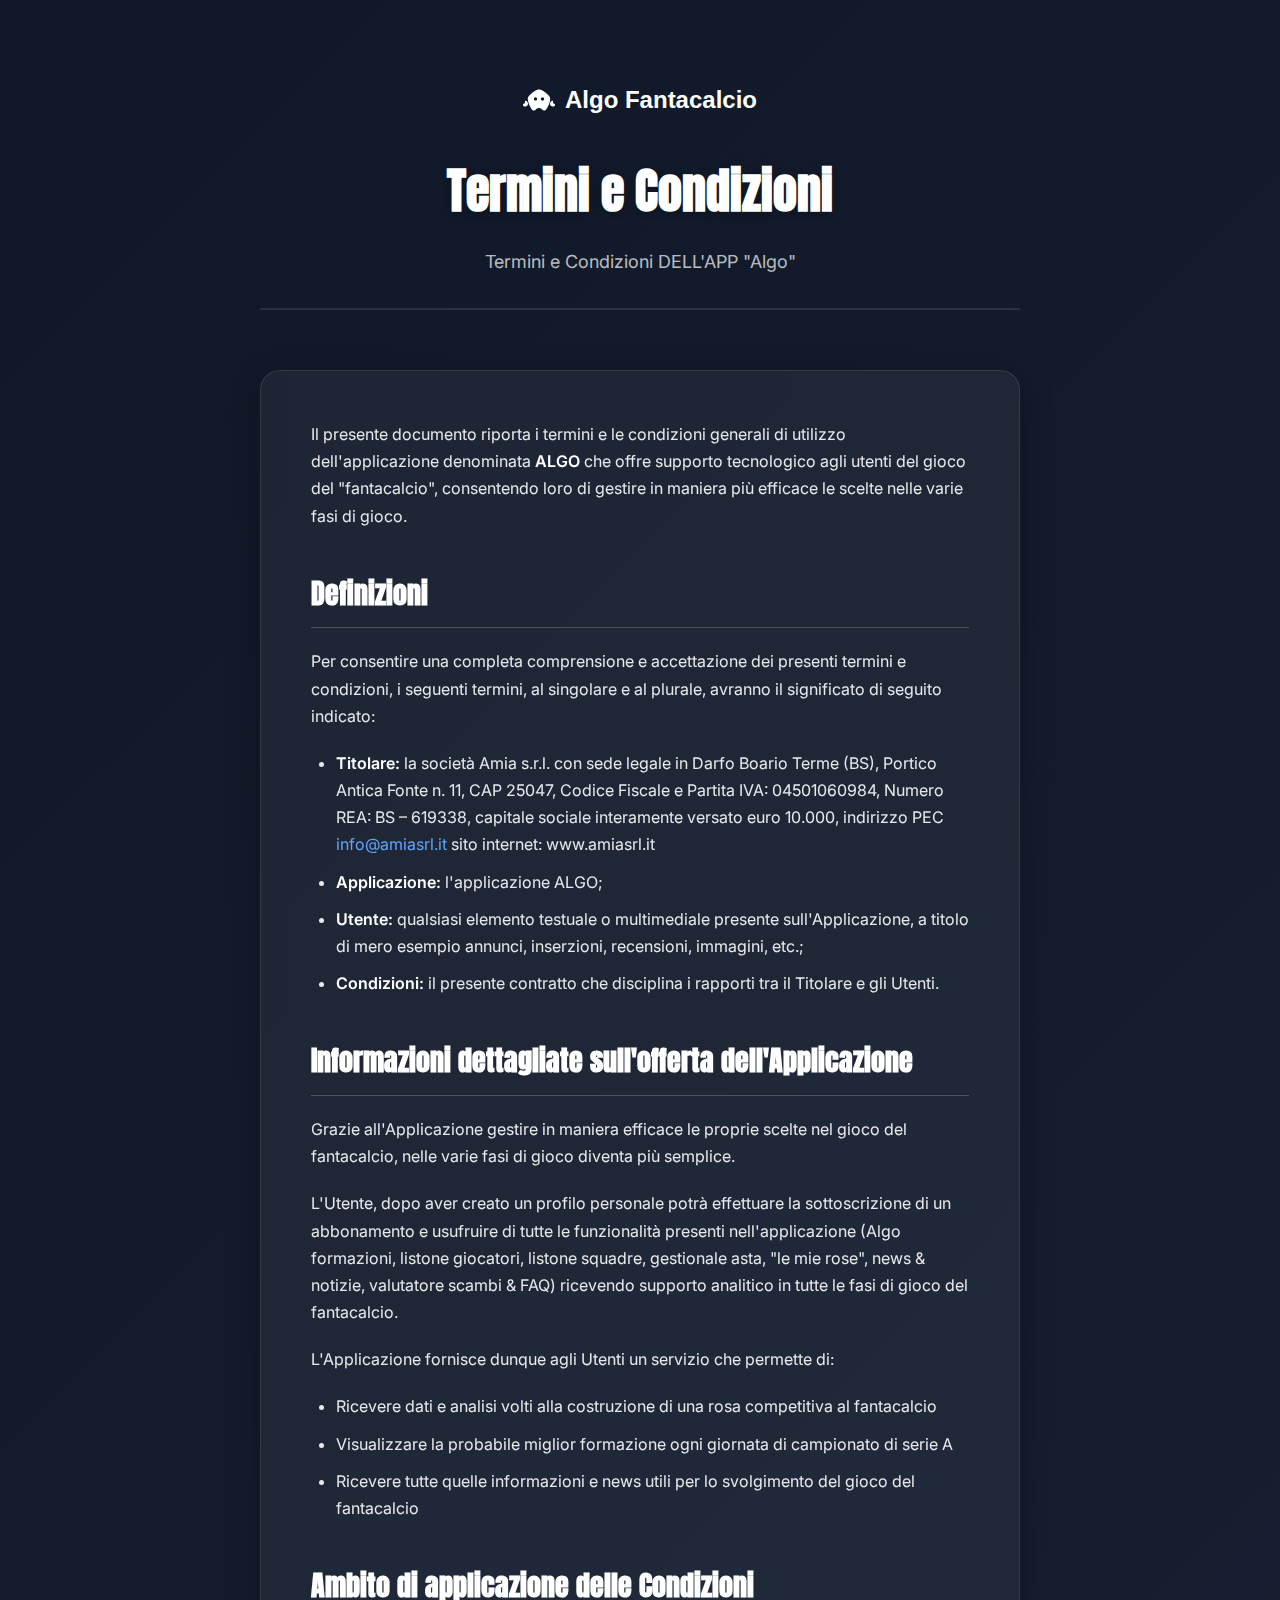
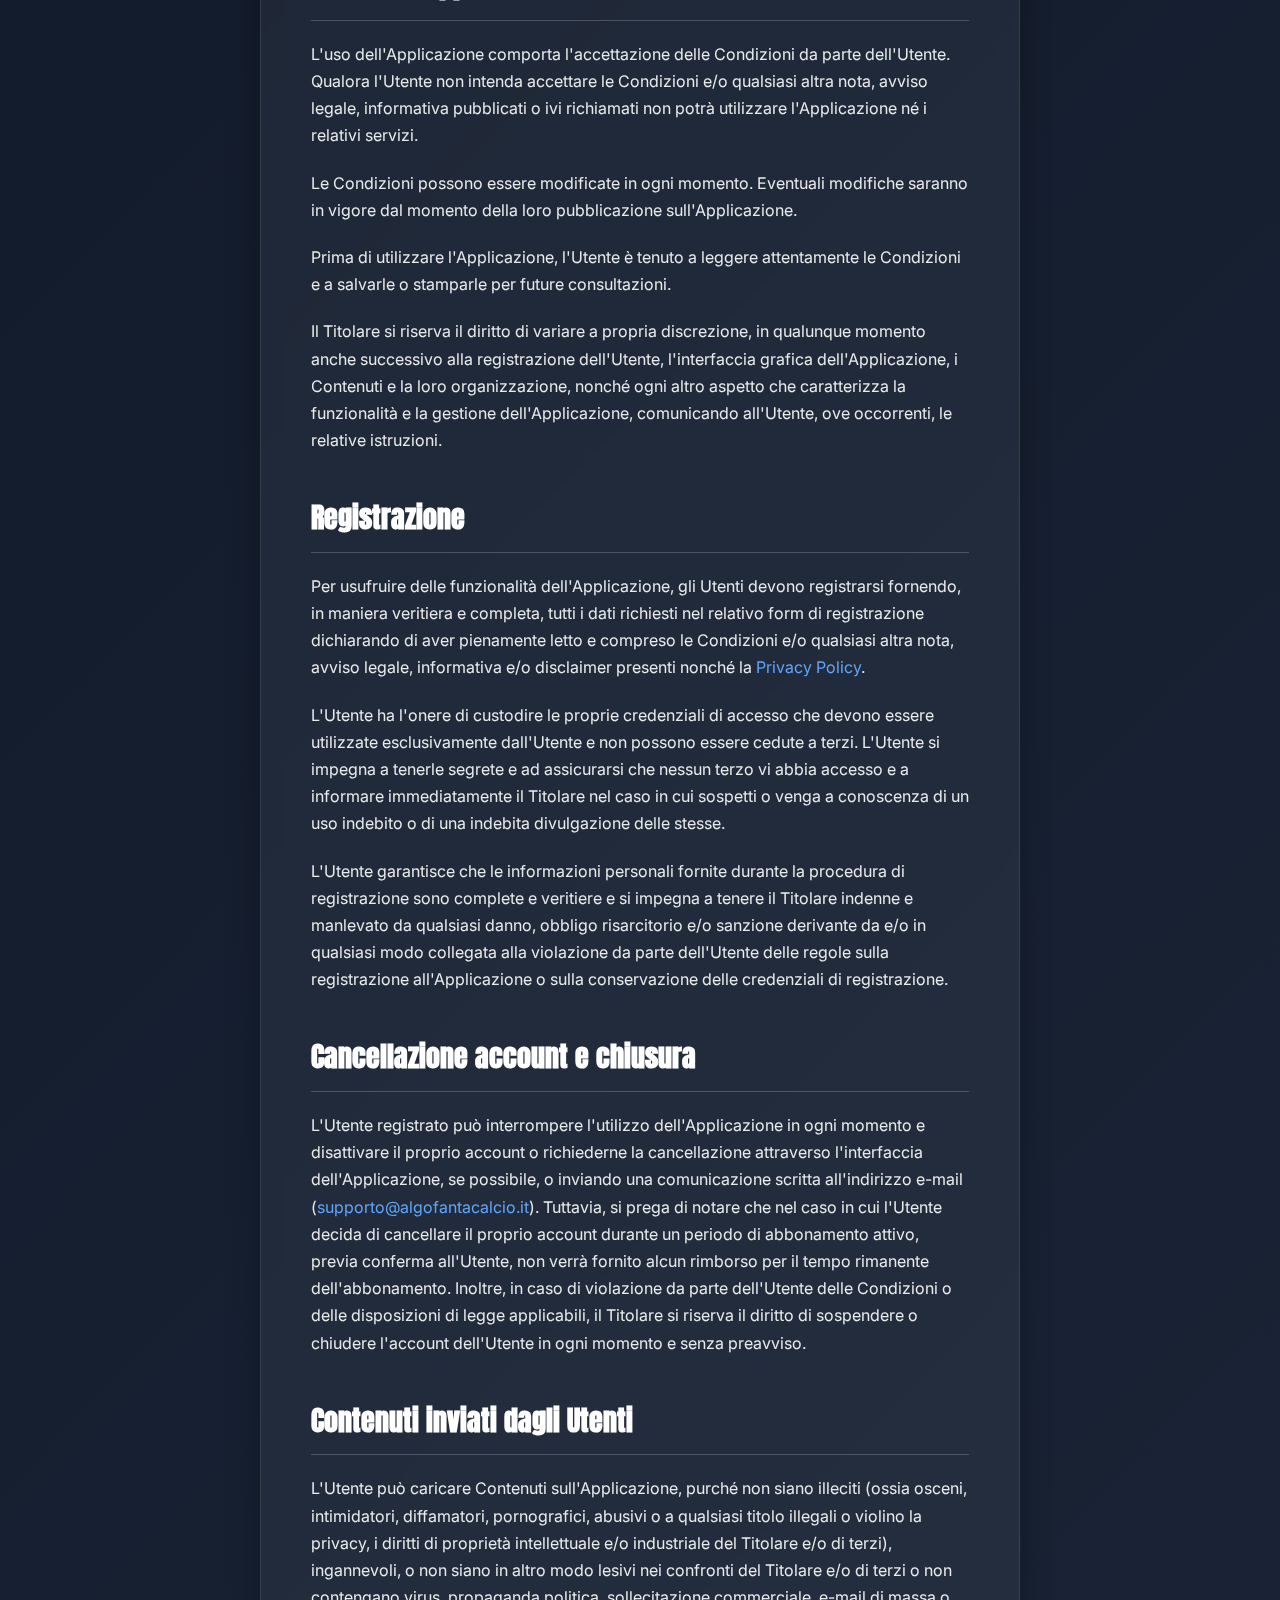
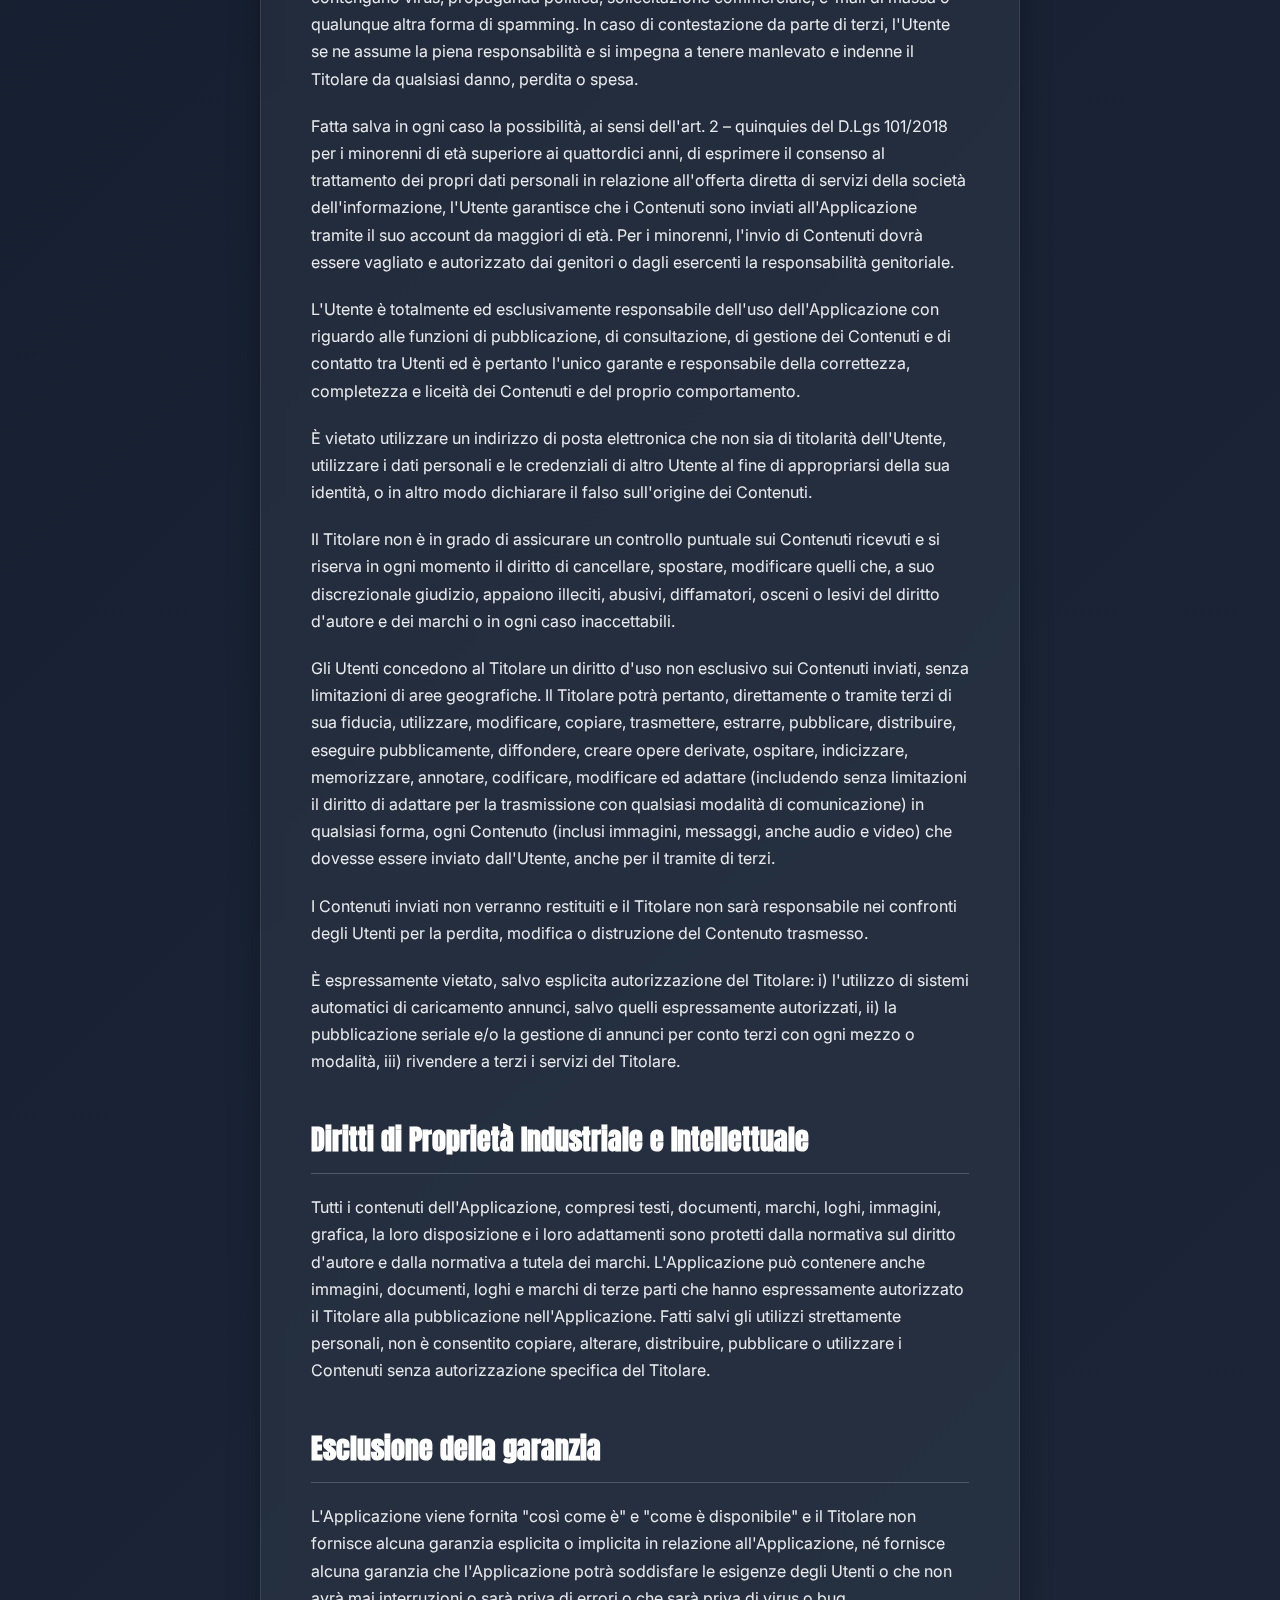
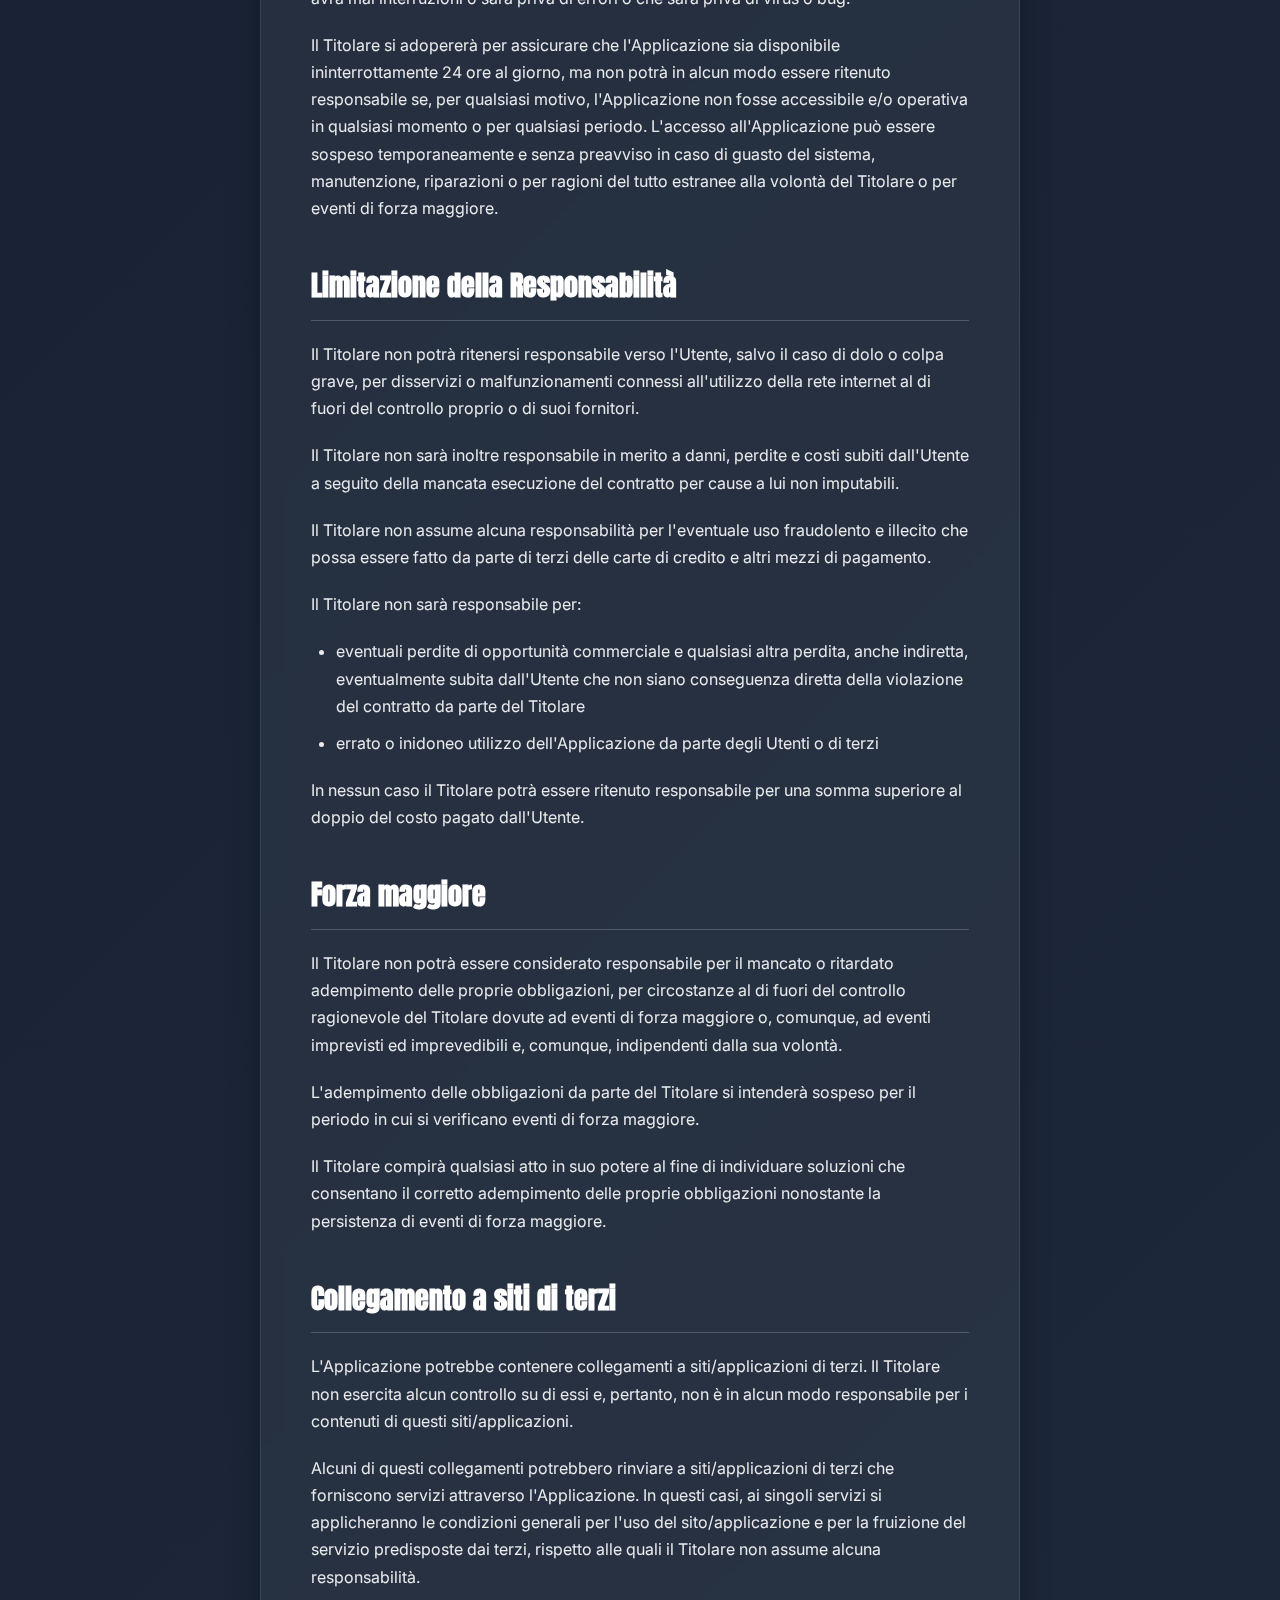
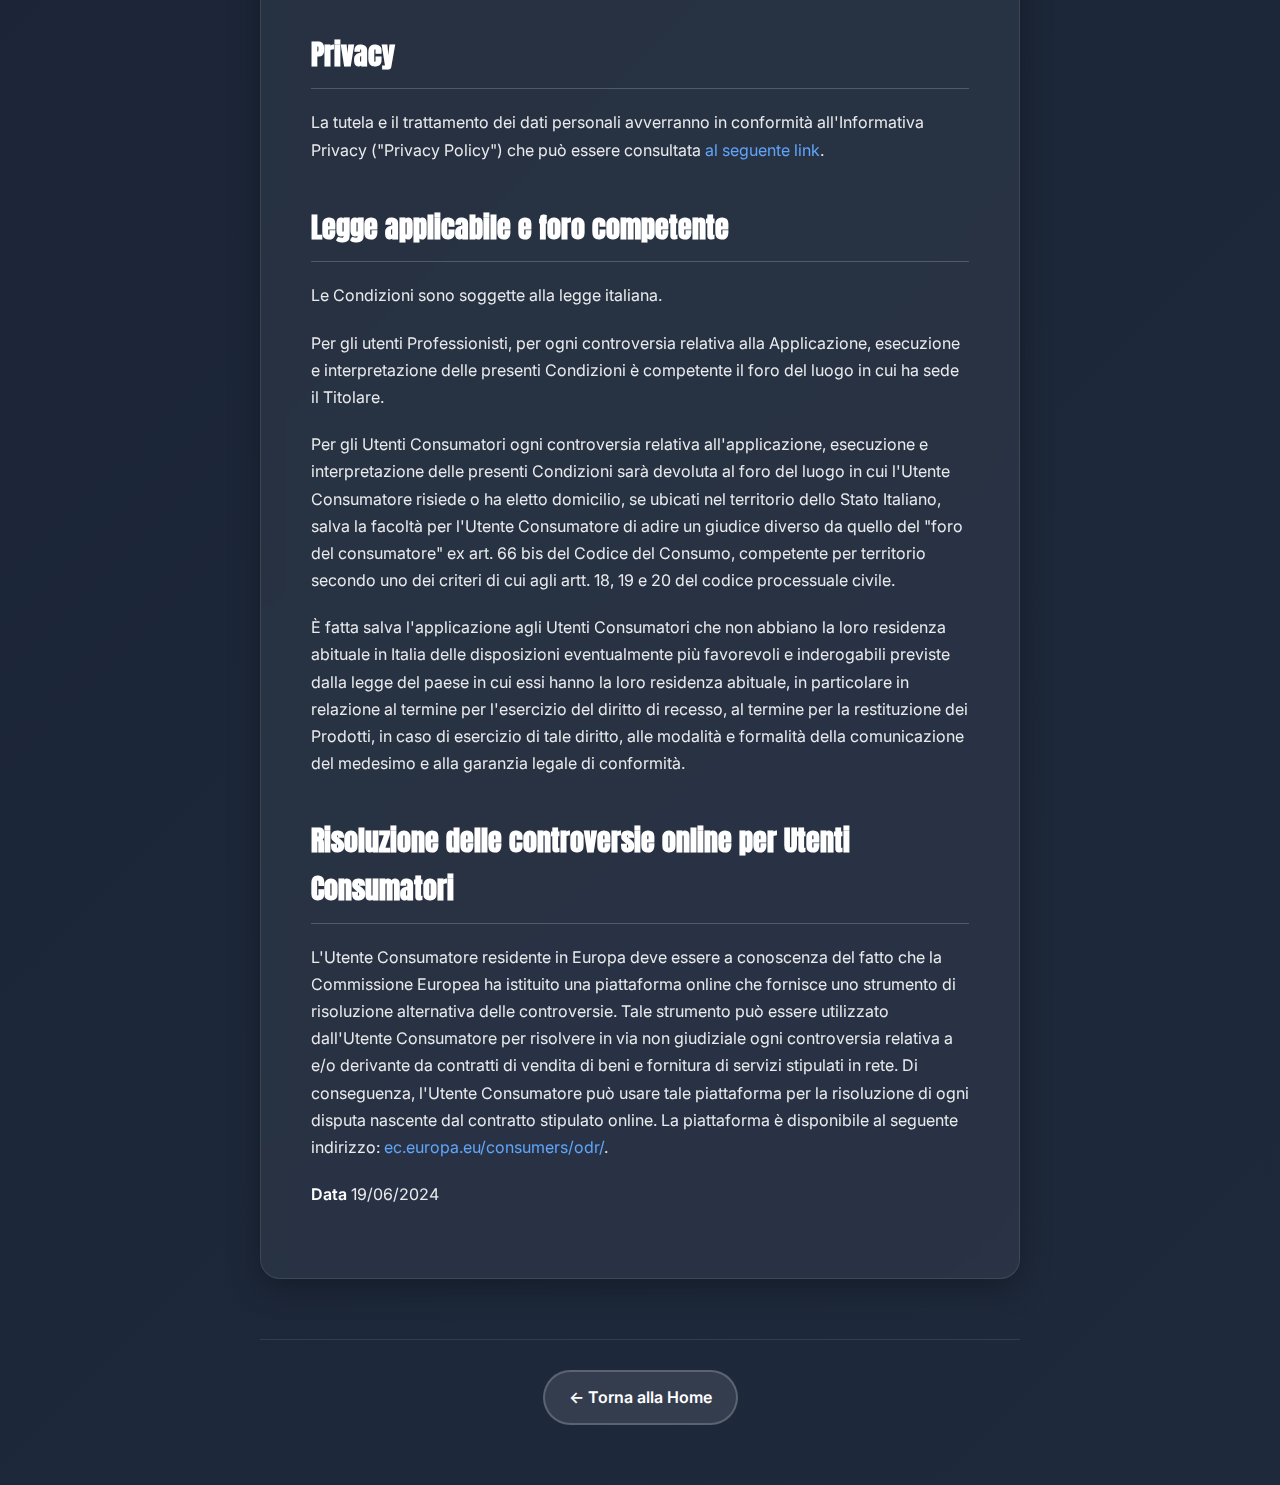
<file: termini-e-condizioni.html>
<!DOCTYPE html>
<html lang="it">
<head>
    <script async src="https://www.googletagmanager.com/gtag/js?id=G-YLG0SQRL7D"></script>
    <script>
    window.dataLayer = window.dataLayer || [];
    function gtag(){dataLayer.push(arguments);}
    gtag('js', new Date());

    gtag('config', 'G-YLG0SQRL7D');
    </script>
    <meta charset="UTF-8">
    <meta name="viewport" content="width=device-width, initial-scale=1.0">
    <title>Termini e Condizioni - Algo Fantacalcio</title>
    <link rel="icon" type="image/svg+xml" href="./loghi/Pittogramma-Bianco.svg">    
    <link rel="alternate icon" href="./favicon.ico">
    <link rel="preconnect" href="https://fonts.googleapis.com">
    <link rel="preconnect" href="https://fonts.gstatic.com" crossorigin>
    <link href="https://fonts.googleapis.com/css2?family=Anton&family=Inter:wght@100..900&display=swap" rel="stylesheet">
    <style>

        * {
            margin: 0;
            padding: 0;
            box-sizing: border-box;
        }

        body {
            font-family: 'Inter', Arial, sans-serif;
            line-height: 1.7;
            color: white;
            background: linear-gradient(135deg, #101828 0%, #192335 50%, #1e293b 100%);
            min-height: 100vh;
        }

        /* TITOLI = MAGNO SANS TRIAL */
        h1, h2, h3, h4, h5, h6 {
            font-family: 'Anton', Arial, sans-serif;
        }

        .container {
            max-width: 800px;
            margin: 0 auto;
            padding: 80px 20px 60px;
        }

        /* Header semplice */
        .page-header {
            text-align: center;
            margin-bottom: 60px;
            padding-bottom: 30px;
            border-bottom: 2px solid rgba(255, 255, 255, 0.1);
        }

        .logo-link {
            display: inline-flex;
            align-items: center;
            gap: 10px;
            color: white;
            text-decoration: none;
            font-family: 'Magno Sans Trial', Arial, sans-serif;
            font-size: 24px;
            font-weight: bold;
            margin-bottom: 30px;
            transition: opacity 0.3s ease;
        }

        .logo-link:hover {
            opacity: 0.8;
        }

        .page-title {
            font-size: 48px;
            font-weight: 700;
            color: white;
            margin-bottom: 15px;
            text-shadow: 0 2px 10px rgba(0, 0, 0, 0.3);
        }

        .page-subtitle {
            font-size: 18px;
            opacity: 0.8;
            color: rgba(255, 255, 255, 0.9);
        }

        /* Content styling */
        .content {
            background: rgba(255, 255, 255, 0.05);
            backdrop-filter: blur(10px);
            border-radius: 20px;
            padding: 50px;
            border: 1px solid rgba(255, 255, 255, 0.1);
            box-shadow: 0 8px 32px rgba(0, 0, 0, 0.3);
        }

        .content h2 {
            font-size: 28px;
            font-weight: 700;
            color: white;
            margin: 40px 0 20px 0;
            padding-bottom: 10px;
            border-bottom: 1px solid rgba(255, 255, 255, 0.2);
        }

        .content h2:first-child {
            margin-top: 0;
        }

        .content h3 {
            font-size: 22px;
            font-weight: 600;
            color: white;
            margin: 30px 0 15px 0;
        }

        .content p {
            font-size: 16px;
            line-height: 1.7;
            margin-bottom: 20px;
            color: rgba(255, 255, 255, 0.9);
        }

        .content ul {
            margin: 20px 0;
            padding-left: 25px;
        }

        .content li {
            font-size: 16px;
            line-height: 1.7;
            margin-bottom: 10px;
            color: rgba(255, 255, 255, 0.9);
        }

        .content a {
            color: #60a5fa;
            text-decoration: none;
            transition: color 0.3s ease;
        }

        .content a:hover {
            color: #93c5fd;
            text-decoration: underline;
        }

        .content strong {
            color: white;
            font-weight: 600;
        }

        /* Footer semplice */
        .page-footer {
            text-align: center;
            margin-top: 60px;
            padding-top: 30px;
            border-top: 1px solid rgba(255, 255, 255, 0.1);
        }

        .back-link {
            display: inline-flex;
            align-items: center;
            gap: 8px;
            background: rgba(255, 255, 255, 0.1);
            color: white;
            padding: 12px 24px;
            border-radius: 50px;
            text-decoration: none;
            font-weight: 600;
            transition: all 0.3s ease;
            border: 2px solid rgba(255, 255, 255, 0.2);
        }

        .back-link:hover {
            background: rgba(255, 255, 255, 0.2);
            border-color: rgba(255, 255, 255, 0.4);
            transform: translateY(-2px);
        }

        /* Responsive */
        @media (max-width: 768px) {
            .container {
                padding: 60px 15px 40px;
            }

            .page-title {
                font-size: 36px;
            }

            .page-subtitle {
                font-size: 16px;
            }

            .content {
                padding: 30px 25px;
            }

            .content h2 {
                font-size: 24px;
            }

            .content h3 {
                font-size: 20px;
            }

            .content p,
            .content li {
                font-size: 15px;
            }
        }

        @media (max-width: 480px) {
            .container {
                padding: 40px 10px 30px;
            }

            .page-title {
                font-size: 28px;
            }

            .content {
                padding: 25px 20px;
            }

            .content h2 {
                font-size: 22px;
            }

            .content h3 {
                font-size: 18px;
            }
        }
    </style>
</head>
<body>
    <div class="container">
        <!-- Header -->
        <div class="page-header">
            <a href="index.html" class="logo-link">
                <img src="./loghi/Pittogramma-Bianco.svg" width="32px" height="32px" alt="Algo Fantacalcio">
                Algo Fantacalcio
            </a>
            <h1 class="page-title">Termini e Condizioni</h1>
            <p class="page-subtitle">Termini e Condizioni DELL'APP "Algo"</p>
        </div>

        <!-- Content -->
        <div class="content">
            <p>Il presente documento riporta i termini e le condizioni generali di utilizzo dell'applicazione denominata <strong>ALGO</strong> che offre supporto tecnologico agli utenti del gioco del "fantacalcio", consentendo loro di gestire in maniera più efficace le scelte nelle varie fasi di gioco.</p>

            <h2>Definizioni</h2>
            <p>Per consentire una completa comprensione e accettazione dei presenti termini e condizioni, i seguenti termini, al singolare e al plurale, avranno il significato di seguito indicato:</p>
            <ul>
                <li><strong>Titolare:</strong> la società Amia s.r.l. con sede legale in Darfo Boario Terme (BS), Portico Antica Fonte n. 11, CAP 25047, Codice Fiscale e Partita IVA: 04501060984, Numero REA: BS – 619338, capitale sociale interamente versato euro 10.000, indirizzo PEC <a href="mailto:info@amiasrl.it">info@amiasrl.it</a> sito internet: www.amiasrl.it</li>
                <li><strong>Applicazione:</strong> l'applicazione ALGO;</li>
                <li><strong>Utente:</strong> qualsiasi elemento testuale o multimediale presente sull'Applicazione, a titolo di mero esempio annunci, inserzioni, recensioni, immagini, etc.;</li>
                <li><strong>Condizioni:</strong> il presente contratto che disciplina i rapporti tra il Titolare e gli Utenti.</li>
            </ul>

            <h2>Informazioni dettagliate sull'offerta dell'Applicazione</h2>
            <p>Grazie all'Applicazione gestire in maniera efficace le proprie scelte nel gioco del fantacalcio, nelle varie fasi di gioco diventa più semplice.</p>
            <p>L'Utente, dopo aver creato un profilo personale potrà effettuare la sottoscrizione di un abbonamento e usufruire di tutte le funzionalità presenti nell'applicazione (Algo formazioni, listone giocatori, listone squadre, gestionale asta, "le mie rose", news & notizie, valutatore scambi & FAQ) ricevendo supporto analitico in tutte le fasi di gioco del fantacalcio.</p>
            <p>L'Applicazione fornisce dunque agli Utenti un servizio che permette di:</p>
            <ul>
                <li>Ricevere dati e analisi volti alla costruzione di una rosa competitiva al fantacalcio</li>
                <li>Visualizzare la probabile miglior formazione ogni giornata di campionato di serie A</li>
                <li>Ricevere tutte quelle informazioni e news utili per lo svolgimento del gioco del fantacalcio</li>
            </ul>

            <h2>Ambito di applicazione delle Condizioni</h2>
            <p>L'uso dell'Applicazione comporta l'accettazione delle Condizioni da parte dell'Utente. Qualora l'Utente non intenda accettare le Condizioni e/o qualsiasi altra nota, avviso legale, informativa pubblicati o ivi richiamati non potrà utilizzare l'Applicazione né i relativi servizi.</p>
            <p>Le Condizioni possono essere modificate in ogni momento. Eventuali modifiche saranno in vigore dal momento della loro pubblicazione sull'Applicazione.</p>
            <p>Prima di utilizzare l'Applicazione, l'Utente è tenuto a leggere attentamente le Condizioni e a salvarle o stamparle per future consultazioni.</p>
            <p>Il Titolare si riserva il diritto di variare a propria discrezione, in qualunque momento anche successivo alla registrazione dell'Utente, l'interfaccia grafica dell'Applicazione, i Contenuti e la loro organizzazione, nonché ogni altro aspetto che caratterizza la funzionalità e la gestione dell'Applicazione, comunicando all'Utente, ove occorrenti, le relative istruzioni.</p>

            <h2>Registrazione</h2>
            <p>Per usufruire delle funzionalità dell'Applicazione, gli Utenti devono registrarsi fornendo, in maniera veritiera e completa, tutti i dati richiesti nel relativo form di registrazione dichiarando di aver pienamente letto e compreso le Condizioni e/o qualsiasi altra nota, avviso legale, informativa e/o disclaimer presenti nonché la <a href="https://algofantacalcio.it/privacy-policy/">Privacy Policy</a>.</p>
            <p>L'Utente ha l'onere di custodire le proprie credenziali di accesso che devono essere utilizzate esclusivamente dall'Utente e non possono essere cedute a terzi. L'Utente si impegna a tenerle segrete e ad assicurarsi che nessun terzo vi abbia accesso e a informare immediatamente il Titolare nel caso in cui sospetti o venga a conoscenza di un uso indebito o di una indebita divulgazione delle stesse.</p>
            <p>L'Utente garantisce che le informazioni personali fornite durante la procedura di registrazione sono complete e veritiere e si impegna a tenere il Titolare indenne e manlevato da qualsiasi danno, obbligo risarcitorio e/o sanzione derivante da e/o in qualsiasi modo collegata alla violazione da parte dell'Utente delle regole sulla registrazione all'Applicazione o sulla conservazione delle credenziali di registrazione.</p>

            <h2>Cancellazione account e chiusura</h2>
            <p>L'Utente registrato può interrompere l'utilizzo dell'Applicazione in ogni momento e disattivare il proprio account o richiederne la cancellazione attraverso l'interfaccia dell'Applicazione, se possibile, o inviando una comunicazione scritta all'indirizzo e-mail (<a href="mailto:supporto@algofantacalcio.it">supporto@algofantacalcio.it</a>). Tuttavia, si prega di notare che nel caso in cui l'Utente decida di cancellare il proprio account durante un periodo di abbonamento attivo, previa conferma all'Utente, non verrà fornito alcun rimborso per il tempo rimanente dell'abbonamento. Inoltre, in caso di violazione da parte dell'Utente delle Condizioni o delle disposizioni di legge applicabili, il Titolare si riserva il diritto di sospendere o chiudere l'account dell'Utente in ogni momento e senza preavviso.</p>

            <h2>Contenuti inviati dagli Utenti</h2>
            <p>L'Utente può caricare Contenuti sull'Applicazione, purché non siano illeciti (ossia osceni, intimidatori, diffamatori, pornografici, abusivi o a qualsiasi titolo illegali o violino la privacy, i diritti di proprietà intellettuale e/o industriale del Titolare e/o di terzi), ingannevoli, o non siano in altro modo lesivi nei confronti del Titolare e/o di terzi o non contengano virus, propaganda politica, sollecitazione commerciale, e-mail di massa o qualunque altra forma di spamming. In caso di contestazione da parte di terzi, l'Utente se ne assume la piena responsabilità e si impegna a tenere manlevato e indenne il Titolare da qualsiasi danno, perdita o spesa.</p>
            <p>Fatta salva in ogni caso la possibilità, ai sensi dell'art. 2 – quinquies del D.Lgs 101/2018 per i minorenni di età superiore ai quattordici anni, di esprimere il consenso al trattamento dei propri dati personali in relazione all'offerta diretta di servizi della società dell'informazione, l'Utente garantisce che i Contenuti sono inviati all'Applicazione tramite il suo account da maggiori di età. Per i minorenni, l'invio di Contenuti dovrà essere vagliato e autorizzato dai genitori o dagli esercenti la responsabilità genitoriale.</p>
            <p>L'Utente è totalmente ed esclusivamente responsabile dell'uso dell'Applicazione con riguardo alle funzioni di pubblicazione, di consultazione, di gestione dei Contenuti e di contatto tra Utenti ed è pertanto l'unico garante e responsabile della correttezza, completezza e liceità dei Contenuti e del proprio comportamento.</p>
            <p>È vietato utilizzare un indirizzo di posta elettronica che non sia di titolarità dell'Utente, utilizzare i dati personali e le credenziali di altro Utente al fine di appropriarsi della sua identità, o in altro modo dichiarare il falso sull'origine dei Contenuti.</p>
            <p>Il Titolare non è in grado di assicurare un controllo puntuale sui Contenuti ricevuti e si riserva in ogni momento il diritto di cancellare, spostare, modificare quelli che, a suo discrezionale giudizio, appaiono illeciti, abusivi, diffamatori, osceni o lesivi del diritto d'autore e dei marchi o in ogni caso inaccettabili.</p>
            <p>Gli Utenti concedono al Titolare un diritto d'uso non esclusivo sui Contenuti inviati, senza limitazioni di aree geografiche. Il Titolare potrà pertanto, direttamente o tramite terzi di sua fiducia, utilizzare, modificare, copiare, trasmettere, estrarre, pubblicare, distribuire, eseguire pubblicamente, diffondere, creare opere derivate, ospitare, indicizzare, memorizzare, annotare, codificare, modificare ed adattare (includendo senza limitazioni il diritto di adattare per la trasmissione con qualsiasi modalità di comunicazione) in qualsiasi forma, ogni Contenuto (inclusi immagini, messaggi, anche audio e video) che dovesse essere inviato dall'Utente, anche per il tramite di terzi.</p>
            <p>I Contenuti inviati non verranno restituiti e il Titolare non sarà responsabile nei confronti degli Utenti per la perdita, modifica o distruzione del Contenuto trasmesso.</p>
            <p>È espressamente vietato, salvo esplicita autorizzazione del Titolare: i) l'utilizzo di sistemi automatici di caricamento annunci, salvo quelli espressamente autorizzati, ii) la pubblicazione seriale e/o la gestione di annunci per conto terzi con ogni mezzo o modalità, iii) rivendere a terzi i servizi del Titolare.</p>

            <h2>Diritti di Proprietà Industriale e Intellettuale</h2>
            <p>Tutti i contenuti dell'Applicazione, compresi testi, documenti, marchi, loghi, immagini, grafica, la loro disposizione e i loro adattamenti sono protetti dalla normativa sul diritto d'autore e dalla normativa a tutela dei marchi. L'Applicazione può contenere anche immagini, documenti, loghi e marchi di terze parti che hanno espressamente autorizzato il Titolare alla pubblicazione nell'Applicazione. Fatti salvi gli utilizzi strettamente personali, non è consentito copiare, alterare, distribuire, pubblicare o utilizzare i Contenuti senza autorizzazione specifica del Titolare.</p>

            <h2>Esclusione della garanzia</h2>
            <p>L'Applicazione viene fornita "così come è" e "come è disponibile" e il Titolare non fornisce alcuna garanzia esplicita o implicita in relazione all'Applicazione, né fornisce alcuna garanzia che l'Applicazione potrà soddisfare le esigenze degli Utenti o che non avrà mai interruzioni o sarà priva di errori o che sarà priva di virus o bug.</p>
            <p>Il Titolare si adopererà per assicurare che l'Applicazione sia disponibile ininterrottamente 24 ore al giorno, ma non potrà in alcun modo essere ritenuto responsabile se, per qualsiasi motivo, l'Applicazione non fosse accessibile e/o operativa in qualsiasi momento o per qualsiasi periodo. L'accesso all'Applicazione può essere sospeso temporaneamente e senza preavviso in caso di guasto del sistema, manutenzione, riparazioni o per ragioni del tutto estranee alla volontà del Titolare o per eventi di forza maggiore.</p>

            <h2>Limitazione della Responsabilità</h2>
            <p>Il Titolare non potrà ritenersi responsabile verso l'Utente, salvo il caso di dolo o colpa grave, per disservizi o malfunzionamenti connessi all'utilizzo della rete internet al di fuori del controllo proprio o di suoi fornitori.</p>
            <p>Il Titolare non sarà inoltre responsabile in merito a danni, perdite e costi subiti dall'Utente a seguito della mancata esecuzione del contratto per cause a lui non imputabili.</p>
            <p>Il Titolare non assume alcuna responsabilità per l'eventuale uso fraudolento e illecito che possa essere fatto da parte di terzi delle carte di credito e altri mezzi di pagamento.</p>
            <p>Il Titolare non sarà responsabile per:</p>
            <ul>
                <li>eventuali perdite di opportunità commerciale e qualsiasi altra perdita, anche indiretta, eventualmente subita dall'Utente che non siano conseguenza diretta della violazione del contratto da parte del Titolare</li>
                <li>errato o inidoneo utilizzo dell'Applicazione da parte degli Utenti o di terzi</li>
            </ul>
            <p>In nessun caso il Titolare potrà essere ritenuto responsabile per una somma superiore al doppio del costo pagato dall'Utente.</p>

            <h2>Forza maggiore</h2>
            <p>Il Titolare non potrà essere considerato responsabile per il mancato o ritardato adempimento delle proprie obbligazioni, per circostanze al di fuori del controllo ragionevole del Titolare dovute ad eventi di forza maggiore o, comunque, ad eventi imprevisti ed imprevedibili e, comunque, indipendenti dalla sua volontà.</p>
            <p>L'adempimento delle obbligazioni da parte del Titolare si intenderà sospeso per il periodo in cui si verificano eventi di forza maggiore.</p>
            <p>Il Titolare compirà qualsiasi atto in suo potere al fine di individuare soluzioni che consentano il corretto adempimento delle proprie obbligazioni nonostante la persistenza di eventi di forza maggiore.</p>

            <h2>Collegamento a siti di terzi</h2>
            <p>L'Applicazione potrebbe contenere collegamenti a siti/applicazioni di terzi. Il Titolare non esercita alcun controllo su di essi e, pertanto, non è in alcun modo responsabile per i contenuti di questi siti/applicazioni.</p>
            <p>Alcuni di questi collegamenti potrebbero rinviare a siti/applicazioni di terzi che forniscono servizi attraverso l'Applicazione. In questi casi, ai singoli servizi si applicheranno le condizioni generali per l'uso del sito/applicazione e per la fruizione del servizio predisposte dai terzi, rispetto alle quali il Titolare non assume alcuna responsabilità.</p>

            <h2>Privacy</h2>
            <p>La tutela e il trattamento dei dati personali avverranno in conformità all'Informativa Privacy ("Privacy Policy") che può essere consultata <a href="https://algofantacalcio.it/privacy-policy/">al seguente link</a>.</p>

            <h2>Legge applicabile e foro competente</h2>
            <p>Le Condizioni sono soggette alla legge italiana.</p>
            <p>Per gli utenti Professionisti, per ogni controversia relativa alla Applicazione, esecuzione e interpretazione delle presenti Condizioni è competente il foro del luogo in cui ha sede il Titolare.</p>
            <p>Per gli Utenti Consumatori ogni controversia relativa all'applicazione, esecuzione e interpretazione delle presenti Condizioni sarà devoluta al foro del luogo in cui l'Utente Consumatore risiede o ha eletto domicilio, se ubicati nel territorio dello Stato Italiano, salva la facoltà per l'Utente Consumatore di adire un giudice diverso da quello del "foro del consumatore" ex art. 66 bis del Codice del Consumo, competente per territorio secondo uno dei criteri di cui agli artt. 18, 19 e 20 del codice processuale civile.</p>
            <p>È fatta salva l'applicazione agli Utenti Consumatori che non abbiano la loro residenza abituale in Italia delle disposizioni eventualmente più favorevoli e inderogabili previste dalla legge del paese in cui essi hanno la loro residenza abituale, in particolare in relazione al termine per l'esercizio del diritto di recesso, al termine per la restituzione dei Prodotti, in caso di esercizio di tale diritto, alle modalità e formalità della comunicazione del medesimo e alla garanzia legale di conformità.</p>

            <h2>Risoluzione delle controversie online per Utenti Consumatori</h2>
            <p>L'Utente Consumatore residente in Europa deve essere a conoscenza del fatto che la Commissione Europea ha istituito una piattaforma online che fornisce uno strumento di risoluzione alternativa delle controversie. Tale strumento può essere utilizzato dall'Utente Consumatore per risolvere in via non giudiziale ogni controversia relativa a e/o derivante da contratti di vendita di beni e fornitura di servizi stipulati in rete. Di conseguenza, l'Utente Consumatore può usare tale piattaforma per la risoluzione di ogni disputa nascente dal contratto stipulato online. La piattaforma è disponibile al seguente indirizzo: <a href="https://ec.europa.eu/consumers/odr/main/index.cfm?event=main.home.chooseLanguage">ec.europa.eu/consumers/odr/</a>.</p>

            <p><strong>Data</strong> 19/06/2024</p>
        </div>

        <!-- Footer -->
        <div class="page-footer">
            <a href="index.html" class="back-link">
                ← Torna alla Home
            </a>
        </div>
    </div>
</body>
</html>
</file>
<file: style.css>
* {
    margin: 0;
    padding: 0;
    box-sizing: border-box;
}

body {
    font-family: 'Inter', Arial, sans-serif;
    line-height: 1.6;
    color: #333;
    background: linear-gradient(135deg, #101828 0%, #141b2b 50%, #172130 100%);
    min-height: 100vh;
}

h1, h2, h3, h4, h5, h6, .logo {
    font-family: 'Anton', Arial, sans-serif;
}


.container {
    max-width: 1200px;
    margin: 0 auto;
    padding: 0 20px;
}

::selection {
    background: #101828;
    color: white;
}

/* ========================================
   HEADER
   ======================================== */
header {
    background: rgba(16, 24, 40, 0.95);
    backdrop-filter: blur(10px);
    position: fixed;
    top: 0;
    left: 0;
    right: 0;
    z-index: 1000;
    transition: all 0.4s ease;
    box-shadow: 0 4px 20px rgba(16, 24, 40, 0.3);
}

header.scrolled {
    background: rgba(16, 24, 40, 0.8);
    backdrop-filter: blur(20px);
    -webkit-backdrop-filter: blur(20px);
    border-bottom: 1px solid rgba(255, 255, 255, 0.3);
    box-shadow: 0 8px 32px rgba(16, 24, 40, 0.4);
}

.header-content {
    display: flex;
    justify-content: space-between;
    align-items: center;
    padding: 15px 0;
}

.logo {
    font-size: 24px;
    font-weight: bold;
    color: whitesmoke;
    text-decoration: none;
    display: flex;
    align-items: center;
    gap: 8px;
}

.logo-text {
    transition: opacity 0.3s ease;
}

nav ul {
    display: flex;
    list-style: none;
    gap: 15px;
    align-items: center;
}

nav a {
    color: #666;
    text-decoration: none;
    font-weight: 500;
    transition: color 0.3s ease;
}

nav a:hover {
    color: #101828;
}

.work-button {
    background: transparent;
    color: white !important;
    padding: 10px 20px;
    border: 2px solid rgba(255, 255, 255, 0.6);
    border-radius: 50px;
    text-decoration: none;
    font-weight: 600;
    transition: all 0.3s ease;
    white-space: nowrap;
    box-shadow: 0 4px 15px rgba(255, 255, 255, 0.2);
    font-size: 14px;
}

.work-button:hover {
    background: rgba(255, 255, 255, 0.2);
    color: white !important;
    border-color: white;
    transform: translateY(-2px);
    box-shadow: 0 8px 25px rgba(255, 255, 255, 0.3);
}

.cta-button {
    background: white;
    color: #101828 !important;
    padding: 10px 20px;
    border-radius: 50px;
    text-decoration: none;
    font-weight: 600;
    transition: all 0.3s ease;
    border: 2px solid rgba(255, 255, 255, 0.6);
    backdrop-filter: blur(10px);
    box-shadow: 0 4px 15px rgba(255, 255, 255, 0.3);
    white-space: nowrap;
    font-size: 14px;
}

.cta-button:hover {
    background: white;
    color: #101828 !important;
    border-color: white;
    transform: translateY(-2px);
    box-shadow: 0 8px 25px rgba(255, 255, 255, 0.4);
}

/* ========================================
   HERO SECTION
   ======================================== */
.hero {
    padding: 120px 0 5px;
    text-align: center;
    color: white;
    position: relative;
    display: flex;
    flex-direction: column;
    justify-content: center;
    align-items: center;
    min-height: 100vh;
}

.hero-content {
    flex: 1;
    display: flex;
    flex-direction: column;
    justify-content: center;
    align-items: center;
}

.hero-icon {
    width: 140px;
    height: 140px;
    margin: 0 auto 40px;
    border-radius: 25px;
    display: flex;
    align-items: center;
    justify-content: center;
    backdrop-filter: blur(10px);
}

.soccer-ball {
    text-align: center;
    display: flex
}

.logoAlgo{
    width: 128px;
    height: 128px;
    text-align: center;
    align-items: center;
}

.hero h1 {
    font-size: 54px;
    font-weight: 400;
    margin-bottom: 20px;
    text-shadow: 0 2px 10px rgba(0, 0, 0, 0.2);
}

.hero p {
    font-size: 18px;
    max-width: 700px;
    margin: 0 auto 40px;
    line-height: 1.6;
    opacity: 0.95;
}

.hero-buttons {
    display: flex;
    gap: 20px;
    justify-content: center;
    flex-wrap: wrap;
}

.download-btn {
    display: flex;
    align-items: center;
    gap: 12px;
    background: #101828;
    color: white;
    padding: 12px 20px;
    border-radius: 50px;
    text-decoration: none;
    transition: all 0.3s ease;
    min-width: 160px;
    border: 2px solid #101828;
    font-weight: 500;
    box-shadow: 0 4px 15px rgba(255, 255, 255, 0.2);
}

.download-btn:hover {
    background: #0f1419;
    color: white;
    border-color: #0f1419;
    transform: translateY(-2px);
    box-shadow: 0 8px 25px rgba(16, 24, 40, 0.4);
}

.download-btn.android {
    background: #101828;
    color: white;
    border: 2px solid #101828;
}

.download-btn.android:hover {
    background: #0f1419;
    border-color: #0f1419;
    color: white;
}

.btn-text small {
    display: block;
    font-size: 11px;
    opacity: 0.8;
    font-weight: 400;
}

.btn-text strong {
    display: block;
    font-size: 16px;
    font-weight: 600;
}

.scroll-arrow {
    margin-top: 80px;
    display: flex;
    flex-direction: column;
    align-items: center;
    cursor: pointer;
    transition: opacity 0.3s ease;
}

.scroll-arrow:hover {
    opacity: 0.8;
}

.scroll-arrow-icon {
    width: 24px;
    height: 24px;
    color: white;
    animation: bounce 2s infinite;
    margin-bottom: 8px;
}

.scroll-arrow-text {
    color: white;
    font-size: 14px;
    opacity: 0.8;
    font-weight: 500;
    text-align: center;
}

/* Animazione saltellante */
@keyframes bounce {
    0%, 20%, 50%, 80%, 100% {
        transform: translateY(0);
    }
    40% {
        transform: translateY(-10px);
    }
    60% {
        transform: translateY(-5px);
    }
}

/* Responsive */
@media (max-width: 768px) {
    .scroll-arrow {
        margin-top: 60px;
    }
    
    .scroll-arrow-icon {
        width: 20px;
        height: 20px;
    }
    
    .scroll-arrow-text {
        font-size: 12px;
    }
}
/* ========================================
   FEATURES SECTION
   ======================================== */
.features-section {
    padding: 80px 0;
    position: relative;
}

.features-container {
    max-width: 1400px;
    margin: 0 auto;
    padding: 0 40px;
}

.features-row {
    display: flex;
    gap: 30px;
    margin-bottom: 30px;
}

.features-row:last-child {
    margin-bottom: 0;
}

.feature-card {
    flex: 1;
    padding: 60px 40px;
    border-radius: 20px;
    transition: all 0.3s ease;
    text-align: center;
    position: relative;
    overflow: hidden;
}

.feature-card:hover {
    transform: translateY(-10px);
    box-shadow: 0 20px 40px rgba(0, 0, 0, 0.3);
}

.feature-card.gradient-bg {
    background: linear-gradient(135deg, #101828 0%, #131b24 100%);
    color: white;
    border: 1px solid rgba(255, 255, 255, 0.1);
}

.feature-card.white-bg {
    background: rgba(255, 255, 255, 0.95);
    color: #101828;
    border: 1px solid rgba(16, 24, 40, 0.1);
}

.feature-content {
    margin-bottom: 40px;
}

.feature-content h2 {
    font-size: 2.2rem;
    font-weight: 700;
    margin-bottom: 15px;
    line-height: 1.2;
}

.feature-content p {
    font-size: 1.1rem;
    opacity: 0.9;
    line-height: 1.4;
}

.feature-image {
    display: flex;
    justify-content: center;
    align-items: center;
}

.feature-image img {
    width: auto;
    height: 400px;
    transition: transform 0.3s ease;
    object-fit: contain;
}

.feature-image img:hover {
    transform: translateY(-5px) scale(1.02);
}

/* ========================================
   CAROUSEL SECTION
   ======================================== */
.carousel-section {
    padding: 80px 0;
    position: relative;
    overflow: hidden;
}

.carousel-container {
    position: relative;
    width: 100%;
    max-width: 1400px;
    margin: 0 auto;
    padding: 0 40px;
}

.carousel-slides {
    position: relative;
    width: 100%;
    min-height: 600px;
    height: auto;
}

.carousel-slide {
    position: absolute;
    top: 0;
    left: 0;
    width: 100%;
    min-height: 600px;
    height: auto;
    display: flex;
    align-items: center;
    gap: 80px;
    opacity: 0;
    transition: opacity 0.5s ease;
    padding: 40px 20px;
    box-sizing: border-box;
}

.carousel-slide.active {
    opacity: 1;
    position: relative;
    z-index: 2;
}

.carousel-slide:not(.active) {
    position: absolute;
    z-index: 1;
}

.slide-image {
    flex: 1;
    display: flex;
    justify-content: center;
    align-items: center;
    min-height: 300px;
}

.slide-image img {
    max-width: 400px;
    width: 100%;
    height: auto;
    border-radius: 20px;
    transition: transform 0.3s ease;
    max-height: 500px;
    object-fit: contain;
}

.slide-image img:hover {
    transform: scale(1.05);
}

.slide-content {
    flex: 1;
    color: white;
    max-width: 500px;
    min-height: 300px;
    display: flex;
    flex-direction: column;
    justify-content: center;
}

.slide-content.slide-end {
    text-align: right;
}

.slide-content h1 {
    font-size: 3rem;
    font-weight: 700;
    margin-bottom: 20px;
    line-height: 1.2;
    min-height: 3.6rem;
    display: flex;
    align-items: center;
}

.slide-content p {
    font-size: 1.25rem;
    opacity: 0.9;
    margin-bottom: 30px;
    line-height: 1.5;
    min-height: 3.75rem;
    display: flex;
    align-items: center;
}

.input-group {
    display: flex;
    gap: 15px;
    margin-top: 20px;
}

.input-group input {
    flex: 1;
    padding: 15px 20px;
    border: 2px solid rgba(255, 255, 255, 0.3);
    border-radius: 8px;
    background: rgba(255, 255, 255, 0.1);
    color: white;
    font-size: 16px;
    backdrop-filter: blur(10px);
}

.input-group input::placeholder {
    color: rgba(255, 255, 255, 0.7);
}

.input-group input:focus {
    outline: none;
    border-color: white;
    background: rgba(255, 255, 255, 0.2);
}

.input-group button {
    background: rgba(255, 255, 255, 0.2);
    color: white;
    border: 2px solid rgba(255, 255, 255, 0.3);
    padding: 15px 25px;
    border-radius: 8px;
    font-weight: 600;
    cursor: pointer;
    transition: all 0.3s ease;
    backdrop-filter: blur(10px);
    box-shadow: 0 4px 15px rgba(255, 255, 255, 0.1);
}

.input-group button:hover {
    background: rgba(255, 255, 255, 0.3);
    border-color: white;
    box-shadow: 0 8px 25px rgba(255, 255, 255, 0.2);
}

.btn-twitch {
    background: #9146ff;
    color: white !important;
    padding: 15px 30px;
    border-radius: 8px;
    text-decoration: none;
    font-weight: 600;
    font-size: 18px;
    display: inline-block;
    transition: all 0.3s ease;
    box-shadow: 0 4px 15px rgba(145, 70, 255, 0.3);
    border: none;
    cursor: pointer;
    width: auto;
    min-width: auto;
    text-align: center;
}

.btn-twitch:hover {
    background: #7c3aed;
    transform: translateY(-2px);
    color: white !important;
    box-shadow: 0 8px 25px rgba(145, 70, 255, 0.4);
    text-decoration: none;
}

.btn-twitch:visited {
    color: white !important;
}

.btn-twitch:active {
    color: white !important;
}

.download-buttons {
    display: flex;
    gap: 15px;
    margin-top: 20px;
    flex-wrap: wrap;
}

.carousel-slide .download-btn {
    display: flex;
    align-items: center;
    gap: 12px;
    background: #101828;
    color: white !important;
    padding: 12px 20px;
    border-radius: 50px;
    text-decoration: none;
    transition: all 0.3s ease;
    min-width: 160px;
    border: 2px solid #101828;
    font-weight: 500;
    box-shadow: 0 4px 15px rgba(255, 255, 255, 0.2);
    cursor: pointer;
}

.carousel-slide .download-btn:hover {
    background: #0f1419;
    color: white !important;
    border-color: #0f1419;
    transform: translateY(-2px);
    box-shadow: 0 8px 25px rgba(16, 24, 40, 0.4);
    text-decoration: none;
}

.carousel-slide .download-btn:visited {
    color: white !important;
}

.carousel-slide .download-btn:active {
    color: white !important;
}

.carousel-slide .download-btn.android {
    background: #101828;
    color: white !important;
    border: 2px solid #101828;
}

.carousel-slide .download-btn.android:hover {
    background: #0f1419;
    border-color: #0f1419;
    color: white !important;
}

.carousel-slide .download-btn svg {
    width: 16px;
    height: 16px;
    fill: currentColor;
}

.carousel-indicators {
    position: absolute;
    bottom: 20px;
    left: 50%;
    transform: translateX(-50%);
    display: flex;
    gap: 15px;
    z-index: 10;
}

.carousel-indicators button {
    width: 12px;
    height: 12px;
    border-radius: 50%;
    border: none;
    background: transparent;
    cursor: pointer;
    transition: all 0.3s ease;
    border: 2px solid rgba(255, 255, 255, 0.6);
}

.carousel-indicators button.active {
    transform: scale(1.2);
    background: transparent;
    border: 2px solid white;
}

.carousel-control {
    position: absolute;
    top: 50%;
    transform: translateY(-50%);
    width: 50px;
    height: 50px;
    background: transparent;
    color: white;
    border: none;
    font-size: 24px;
    cursor: pointer;
    transition: all 0.3s ease;
    z-index: 10;
    display: flex;
    align-items: center;
    justify-content: center;
}

.carousel-control:hover {
    background: transparent; 
    color: rgba(255, 255, 255, 0.8); 
}

.carousel-control.prev {
    left: 20px;
}

.carousel-control.next {
    right: 20px;
}

/* ========================================
   TESTIMONIALS SECTION
   ======================================== */
.testimonials {
    padding: 100px 0;
    position: relative;
    background: transparent;
}

.testimonials .container {
    position: relative;
    z-index: 2;
}

.testimonials h2 {
    color: white;
    font-size: 36px;
    font-weight: 700;
    text-align: center;
    margin-bottom: 50px;
}

.screenshots-collage {
    position: relative;
    margin-bottom: 50px;
    padding: 30px 15px;
    min-height: 400px;
    overflow: hidden;
    background: transparent;
}

.screenshot-item {
    position: absolute;
    transition: all 0.4s ease;
    cursor: pointer;
}

.screenshot-item:hover {
    transform: scale(1.05) !important;
    z-index: 10;
    filter: brightness(1.05);
}

.screenshot-item img {
    width: 100%;
    height: 100%;
    object-fit: contain;
    border-radius: 12px;
    box-shadow: 0 6px 20px rgba(16, 24, 40, 0.2);
    transition: all 0.3s ease;
    background: white;
}

.screenshot-1 {
    top: 20px;
    left: 5%;
    width: 200px;
    height: 110px;
    transform: rotate(-2deg);
}

.screenshot-2 {
    top: 30px;
    right: 8%;
    width: 170px;
    height: 90px;
    transform: rotate(3deg);
}

.screenshot-3 {
    top: 180px;
    left: 15%;
    width: 140px;
    height: 60px;
    transform: rotate(-1deg);
}

.screenshot-4 {
    top: 90px;
    left: 30%;
    width: 180px;
    height: 120px;
    transform: rotate(1deg);
}

.screenshot-5 {
    top: 220px;
    right: 12%;
    width: 220px;
    height: 150px;
    transform: rotate(-2deg);
}

.screenshot-6 {
    top: 300px;
    left: 8%;
    width: 150px;
    height: 70px;
    transform: rotate(2deg);
}

.screenshot-7 {
    top: 210px;
    left: 42%;
    width: 160px;
    height: 75px;
    transform: rotate(-1deg);
}

.screenshot-8 {
    top: 60px;
    left: 58%;
    width: 180px;
    height: 110px;
    transform: rotate(2deg);
}

.screenshot-9 {
    top: 140px;
    right: 5%;
    width: 190px;
    height: 140px;
    transform: rotate(-3deg);
}

.screenshot-10 {
    top: 260px;
    left: 35%;
    width: 140px;
    height: 75px;
    transform: rotate(1deg);
}

.screenshot-11 {
    top: 320px;
    right: 25%;
    width: 200px;
    height: 120px;
    transform: rotate(-1deg);
}

.screenshot-12 {
    top: 10px;
    left: 22%;
    width: 180px;
    height: 120px;
    transform: rotate(2deg);
}

.final-cta-content {
    text-align: center;
    margin-top: 40px;
    padding: 0 20px;
}

.final-cta-content h2 {
    font-size: 42px;
    font-weight: 700;
    color: white;
    margin-bottom: 20px;
}

.final-cta-content p {
    font-size: 18px;
    color: white;
    margin-bottom: 40px;
    max-width: 700px;
    margin-left: auto;
    margin-right: auto;
    line-height: 1.6;
}

.cta-buttons {
    display: flex;
    gap: 20px;
    justify-content: center;
    flex-wrap: wrap;
}

.final-cta-content .download-btn {
    display: flex;
    align-items: center;
    gap: 12px;
    background: #101828;
    color: white;
    padding: 12px 20px;
    border-radius: 50px;
    text-decoration: none;
    transition: all 0.3s ease;
    min-width: 160px;
    border: 2px solid #101828;
    font-weight: 500;
    box-shadow: 0 4px 15px rgba(255, 255, 255, 0.2);
}

.final-cta-content .download-btn:hover {
    background: #0f1419;
    color: white;
    border-color: #0f1419;
    transform: translateY(-2px);
    box-shadow: 0 8px 25px rgba(16, 24, 40, 0.4);
}

.final-cta-content .download-btn.android {
    background: #101828;
    color: white;
    border: 2px solid #101828;
}

.final-cta-content .download-btn.android:hover {
    background: #0f1419;
    border-color: #0f1419;
    color: white;
}

.final-cta-content .btn-text small {
    display: block;
    font-size: 11px;
    opacity: 0.8;
    font-weight: 400;
}

.final-cta-content .btn-text strong {
    display: block;
    font-size: 16px;
    font-weight: 600;
}

/* ========================================
   FOOTER
   ======================================== */
footer {
    background: linear-gradient(135deg, #0a0f1a 0%, #101828 50%, #1a242f 100%);
    color: white;
    padding: 60px 0 20px;
}

.footer-content {
    display: grid;
    grid-template-columns: 2fr 1fr 1fr 1fr;
    gap: 40px;
    margin-bottom: 40px;
}

.footer-section h4 {
    font-size: 18px;
    font-weight: 600;
    margin-bottom: 20px;
    color: white;
}

.footer-logo {
    font-size: 24px;
    font-weight: 700;
    margin-bottom: 15px;
    color: white;
}

.footer-section p {
    color: #ccc;
    line-height: 1.6;
    margin-bottom: 20px;
}

.footer-section ul {
    list-style: none;
}

.footer-section ul li {
    margin-bottom: 10px;
}

.footer-section ul li a {
    color: #ccc;
    text-decoration: none;
    transition: color 0.3s ease;
}

.footer-section ul li a:hover {
    color: white;
}

.footer-bottom {
    border-top: 1px solid #1e293b;
    padding-top: 20px;
    display: flex;
    justify-content: space-between;
    align-items: center;
    flex-wrap: wrap;
    gap: 20px;
}

.footer-bottom p {
    color: #666;
    margin: 0;
}

.social-links {
    display: flex;
    gap: 20px;
}

.social-links a {
    color: #666;
    text-decoration: none;
    transition: color 0.3s ease;
}

.social-links a:hover {
    color: white;
}

/* ========================================
   RESPONSIVE - TABLET (1024px)
   ======================================== */
@media (max-width: 1024px) {
    .features-container {
        padding: 0 30px;
    }
    
    .feature-card {
        padding: 50px 35px;
    }
    
    .feature-content h2 {
        font-size: 2rem;
    }
    
    .feature-content p {
        font-size: 1rem;
    }
    
    .feature-image img {
        height: 350px;
    }

    .carousel-container {
        padding: 0 30px;
    }
    
    .carousel-slides {
        min-height: 500px;
    }
    
    .carousel-slide {
        min-height: 500px;
        gap: 40px;
        padding: 30px 15px;
    }
    
    .slide-content {
        min-height: 250px;
    }
    
    .slide-image {
        min-height: 250px;
    }
    
    .slide-content h1 {
        font-size: 2.5rem;
        min-height: 3rem;
    }
    
    .slide-content p {
        font-size: 1.1rem;
        min-height: 3.3rem;
    }
    
    .slide-image img {
        max-width: 320px;
        max-height: 400px;
    }

    .carousel-control,
    .carousel-control.prev,
    .carousel-control.next {
        background: transparent !important;
        backdrop-filter: none !important;
        box-shadow: none !important;
        width: 45px;
        height: 45px;
        font-size: 20px;
    }
    
    .carousel-control:hover,
    .carousel-control.prev:hover,
    .carousel-control.next:hover {
        background: transparent !important;
        backdrop-filter: none !important;
        box-shadow: none !important;
    }
    
    .carousel-control.prev {
        left: 15px;
    }
    
    .carousel-control.next {
        right: 15px;
    }
    
    .btn-twitch {
        padding: 12px 25px;
        font-size: 16px;
        min-width: 180px;
    }

    .screenshots-collage {
        min-height: 350px;
        padding: 25px 12px;
    }
    
    .screenshot-item {
        transform: scale(0.85) !important;
    }
    
    .screenshot-item:hover {
        transform: scale(0.9) !important;
    }
}

/* ========================================
   RESPONSIVE - MOBILE (768px)
   ======================================== */
@media (max-width: 768px) {
    .header-content {
        padding: 12px 0;
    }
    
    .logo {
        font-size: 20px;
    }
    
    .logo-text {
        display: none;
    }
    
    nav ul {
        gap: 8px;
    }
    
    .work-button, 
    .cta-button {
        padding: 8px 16px;
        font-size: 12px;
        min-width: auto;
    }

    .hero h1 {
        font-size: 36px;
    }

    .hero p {
        font-size: 16px;
    }

    .hero-buttons {
        flex-direction: column;
        align-items: center;
    }

    .features-container {
        padding: 0 20px;
    }

    .features-row {
        flex-direction: column;
        gap: 20px;
    }

    .feature-card {
        padding: 40px 30px;
    }

    .feature-content h2 {
        font-size: 1.8rem;
    }

    .feature-content p {
        font-size: 1rem;
    }

    .feature-image img {
        height: 300px;
    }
    
    .features-row:first-child .feature-card:first-child {
        order: 1;
    }
    
    .features-row:first-child .feature-card:last-child {
        order: 2;
    }
    
    .features-row:last-child .feature-card:first-child {
        background: linear-gradient(135deg, #101828 0%, #131b24 100%) !important;
        color: white !important;
        border: 1px solid rgba(255, 255, 255, 0.1) !important;
        order: 3;
    }
    
    .features-row:last-child .feature-card:last-child {
        background: rgba(255, 255, 255, 0.95) !important;
        color: #101828 !important;
        border: 1px solid rgba(16, 24, 40, 0.1) !important;
        order: 4;
    }
    
    .features-row:last-child .feature-card:first-child:hover {
        color: white !important;
    }
    
    .features-row:last-child .feature-card:last-child:hover {
        color: #101828 !important;
    }

    .carousel-section {
        padding: 60px 0;
    }
    
    .slide-end h1 {
        padding-bottom: 40px;
    }
    
    .carousel-container {
        padding: 0 20px;
    }
    
    .carousel-slides {
        height: 700px;
        min-height: 700px;
    }
    
    .carousel-slide {
        flex-direction: column;
        text-align: center;
        gap: 30px;
        height: 700px;
        min-height: 700px;
        padding: 40px 10px;
        justify-content: flex-start;
        align-items: center;
    }
    
    .carousel-slide.active {
        position: absolute;
    }
    
    .slide-content {
        order: 1;
        max-width: 100%;
        width: 100%;
        min-height: 300px;
        justify-content: flex-start;
        padding-top: 20px;
    }
    
    .slide-image {
        order: 2;
        width: 100%;
        min-height: 280px;
        margin-top: 20px;
    }
    
    .slide-content h1 {
        font-size: 2rem;
        margin-bottom: 15px;
        min-height: 2.4rem;
        text-align: center;
    }
    
    .slide-content p {
        font-size: 1rem;
        margin-bottom: 25px;
        min-height: 3rem;
        text-align: center;
    }
    
    .slide-content.slide-end {
        text-align: center;
    }
    
    .slide-image img {
        max-width: 300px;
        max-height: 250px;
        border-radius: 15px;
    }
    
    .carousel-control,
    .carousel-control.prev,
    .carousel-control.next {
        background: transparent !important;
        backdrop-filter: none !important;
        box-shadow: none !important;
        width: 40px;
        height: 40px;
        font-size: 18px;
    }
    
    .carousel-control:hover,
    .carousel-control.prev:hover,
    .carousel-control.next:hover {
        background: transparent !important;
        backdrop-filter: none !important;
        box-shadow: none !important;
    }
    
    .carousel-control.prev {
        left: 10px;
    }
    
    .carousel-control.next {
        right: 10px;
    }
    
    .carousel-indicators {
        bottom: 15px;
        gap: 20px;
    }
    
    .carousel-indicators button {
        width: 15px;
        height: 15px;
        touch-action: manipulation;
        background: transparent;

    }
    
    .input-group {
        flex-direction: column;
        gap: 12px;
        margin-top: 15px;
    }
    
    .input-group input {
        padding: 12px 16px;
        font-size: 16px;
    }
    
    .input-group button {
        padding: 12px 20px;
        font-size: 16px;
    }
    
    .download-buttons {
        flex-direction: column;
        align-items: center;
        gap: 12px;
        margin-top: 15px;
        width: 100%;
    }
    
    .carousel-slide .download-btn {
        width: 100%;
        max-width: 280px;
        justify-content: center;
        padding: 12px 20px;
    }
    
    .btn-twitch {
        padding: 12px 25px;
        font-size: 16px;
        display: block;
        text-align: center;
        max-width: 280px;
        margin: 0 auto;
        width: 100%;
        min-width: auto;
    }

    .testimonials {
        padding: 60px 0 40px;
        background: transparent !important;
    }
    
    .testimonials h2 {
        font-size: 28px;
        margin-bottom: 30px;
    }
    
    .screenshots-collage {
        position: relative;
        margin-bottom: 30px;
        padding: 15px 10px;
        min-height: 280px;
        max-height: 300px;
        overflow: hidden;
        background: transparent !important;
    }
    
    .screenshot-item {
        position: absolute;
        transition: all 0.4s ease;
        cursor: pointer;
    }
    
    .screenshot-item:hover {
        transform: scale(1.05) !important;
        z-index: 10;
        filter: brightness(1.05);
    }
    
    .screenshot-item:active {
        transform: scale(1.1) !important;
        z-index: 15;
    }
    
    .screenshot-item img {
        width: 100%;
        height: 100%;
        object-fit: contain;
        border-radius: 12px;
        box-shadow: 0 6px 20px rgba(16, 24, 40, 0.2);
        transition: all 0.3s ease;
        background: white;
    }
    
    .screenshot-1 {
        top: 15px;
        left: 8%;
        width: 120px;
        height: 70px;
        transform: rotate(-2deg);
    }
    
    .screenshot-2 {
        top: 20px;
        right: 12%;
        width: 100px;
        height: 60px;
        transform: rotate(3deg);
    }
    
    .screenshot-3 {
        top: 110px;
        left: 15%;
        width: 90px;
        height: 50px;
        transform: rotate(-1deg);
    }
    
    .screenshot-4 {
        top: 60px;
        left: 30%;
        width: 110px;
        height: 75px;
        transform: rotate(1deg);
    }
    
    .screenshot-5 {
        top: 140px;
        right: 8%;
        width: 130px;
        height: 85px;
        transform: rotate(-2deg);
    }
    
    .screenshot-6 {
        top: 180px;
        left: 5%;
        width: 85px;
        height: 45px;
        transform: rotate(2deg);
    }
    
    .screenshot-7 {
        top: 130px;
        left: 35%;
        width: 95px;
        height: 55px;
        transform: rotate(-1deg);
    }
    
    .screenshot-8 {
        top: 35px;
        left: 55%;
        width: 105px;
        height: 70px;
        transform: rotate(2deg);
    }
    
    .screenshot-9 {
        top: 90px;
        right: 25%;
        width: 115px;
        height: 80px;
        transform: rotate(-3deg);
    }
    
    .screenshot-10 {
        top: 160px;
        left: 25%;
        width: 85px;
        height: 50px;
        transform: rotate(1deg);
    }
    
    .screenshot-11 {
        top: 200px;
        right: 20%;
        width: 120px;
        height: 75px;
        transform: rotate(-1deg);
    }
    
    .screenshot-12 {
        top: 10px;
        left: 22%;
        width: 100px;
        height: 65px;
        transform: rotate(2deg);
    }
    
    .final-cta-content {
        margin-top: 20px;
    }
    
    .final-cta-content h2 {
        font-size: 24px;
        margin-bottom: 15px;
    }
    
    .final-cta-content p {
        font-size: 14px;
        margin-bottom: 25px;
        line-height: 1.4;
    }
    
    .cta-buttons {
        flex-direction: column;
        align-items: center;
        gap: 12px;
    }
    
    .final-cta-content .download-btn {
        max-width: 260px;
        padding: 10px 16px;
    }

    .footer-content {
        grid-template-columns: 1fr;
        gap: 30px;
        text-align: center;
    }

    .footer-bottom {
        flex-direction: column;
        text-align: center;
    }
}

/* ========================================
   RESPONSIVE - MOBILE SMALL (480px)
   ======================================== */
@media (max-width: 480px) {
    .header-content {
        padding: 10px 0;
    }
    
    .logo {
        font-size: 18px;
    }
    
    nav ul {
        gap: 6px;
    }
    
    .work-button, 
    .cta-button {
        padding: 6px 12px;
        font-size: 11px;
    }

    .features-container {
        padding: 0 15px;
    }
    
    .feature-card {
        padding: 35px 25px;
    }
    
    .feature-content h2 {
        font-size: 1.6rem;
    }
    
    .feature-content p {
        font-size: 0.95rem;
    }
    
    .feature-image img {
        height: 250px;
    }
    
    .features-row:last-child .feature-card:first-child {
        background: linear-gradient(135deg, #101828 0%, #131b24 100%) !important;
        color: white !important;
        border: 1px solid rgba(255, 255, 255, 0.1) !important;
    }
    
    .features-row:last-child .feature-card:last-child {
        background: rgba(255, 255, 255, 0.95) !important;
        color: #101828 !important;
        border: 1px solid rgba(16, 24, 40, 0.1) !important;
    }

    .carousel-section {
        padding: 40px 0;
    }
    
    .carousel-container {
        padding: 0 15px;
    }
    
    .carousel-slides {
        height: 650px;
        min-height: 650px;
    }
    
    .carousel-slide {
        height: 650px;
        min-height: 650px;
        gap: 25px;
        padding: 30px 10px;
    }
    
    .slide-content {
        min-height: 280px;
    }
    
    .slide-image {
        min-height: 240px;
    }
    
    .slide-content h1 {
        font-size: 1.75rem;
        line-height: 1.3;
        min-height: 2.3rem;
    }
    
    .slide-content p {
        font-size: 0.95rem;
        line-height: 1.4;
        min-height: 2.85rem;
    }
    
    .slide-image img {
        max-width: 260px;
        max-height: 220px;
        border-radius: 12px;
    }
    
    .carousel-indicators {
        bottom: 10px;
        gap: 15px;
    }
    
    .input-group input,
    .input-group button {
        padding: 10px 14px;
        font-size: 15px;
    }
    
    .btn-twitch {
        padding: 10px 20px;
        font-size: 15px;
    }
    
    .carousel-slide .download-btn {
        max-width: 250px;
        padding: 10px 16px;
    }

    .testimonials {
        padding: 40px 0 30px;
        background: transparent !important;
    }
    
    .testimonials h2 {
        font-size: 24px;
        margin-bottom: 25px;
    }
    
    .screenshots-collage {
        min-height: 240px;
        max-height: 260px;
        padding: 10px 8px;
        margin-bottom: 25px;
        background: transparent !important;
    }
    
    .screenshot-1 {
        width: 100px;
        height: 60px;
        top: 12px;
        left: 5%;
        transform: rotate(-2deg);
    }
    
    .screenshot-2 {
        width: 85px;
        height: 50px;
        top: 15px;
        right: 8%;
        transform: rotate(3deg);
    }
    
    .screenshot-3 {
        width: 75px;
        height: 40px;
        top: 90px;
        left: 12%;
        transform: rotate(-1deg);
    }
    
    .screenshot-4 {
        width: 95px;
        height: 65px;
        top: 50px;
        left: 28%;
        transform: rotate(1deg);
    }
    
    .screenshot-5 {
        width: 110px;
        height: 70px;
        top: 120px;
        right: 5%;
        transform: rotate(-2deg);
    }
    
    .screenshot-6 {
        width: 70px;
        height: 35px;
        top: 150px;
        left: 3%;
        transform: rotate(2deg);
    }
    
    .screenshot-7 {
        width: 80px;
        height: 45px;
        top: 110px;
        left: 32%;
        transform: rotate(-1deg);
    }
    
    .screenshot-8 {
        width: 90px;
        height: 60px;
        top: 30px;
        left: 52%;
        transform: rotate(2deg);
    }
    
    .screenshot-9 {
        width: 95px;
        height: 65px;
        top: 75px;
        right: 22%;
        transform: rotate(-3deg);
    }
    
    .screenshot-10 {
        width: 70px;
        height: 40px;
        top: 135px;
        left: 22%;
        transform: rotate(1deg);
    }
    
    .screenshot-11 {
        width: 100px;
        height: 60px;
        top: 170px;
        right: 18%;
        transform: rotate(-1deg);
    }
    
    .screenshot-12 {
        width: 85px;
        height: 55px;
        top: 8px;
        left: 20%;
        transform: rotate(2deg);
    }
    
    .final-cta-content h2 {
        font-size: 20px;
    }
    
    .final-cta-content p {
        font-size: 13px;
    }
    
    .final-cta-content .download-btn {
        max-width: 240px;
        padding: 9px 14px;
    }
}


@media (max-width: 768px) {
    .testimonials,
    .testimonials::before,
    .testimonials .container,
    .screenshots-collage {
        background: transparent !important;
        background-color: transparent !important;
        background-image: none !important;
    }
}

@media (max-width: 480px) {
    .testimonials,
    .testimonials::before,
    .testimonials .container,
    .screenshots-collage {
        background: transparent !important;
        background-color: transparent !important;
        background-image: none !important;
    }
}
</file>
